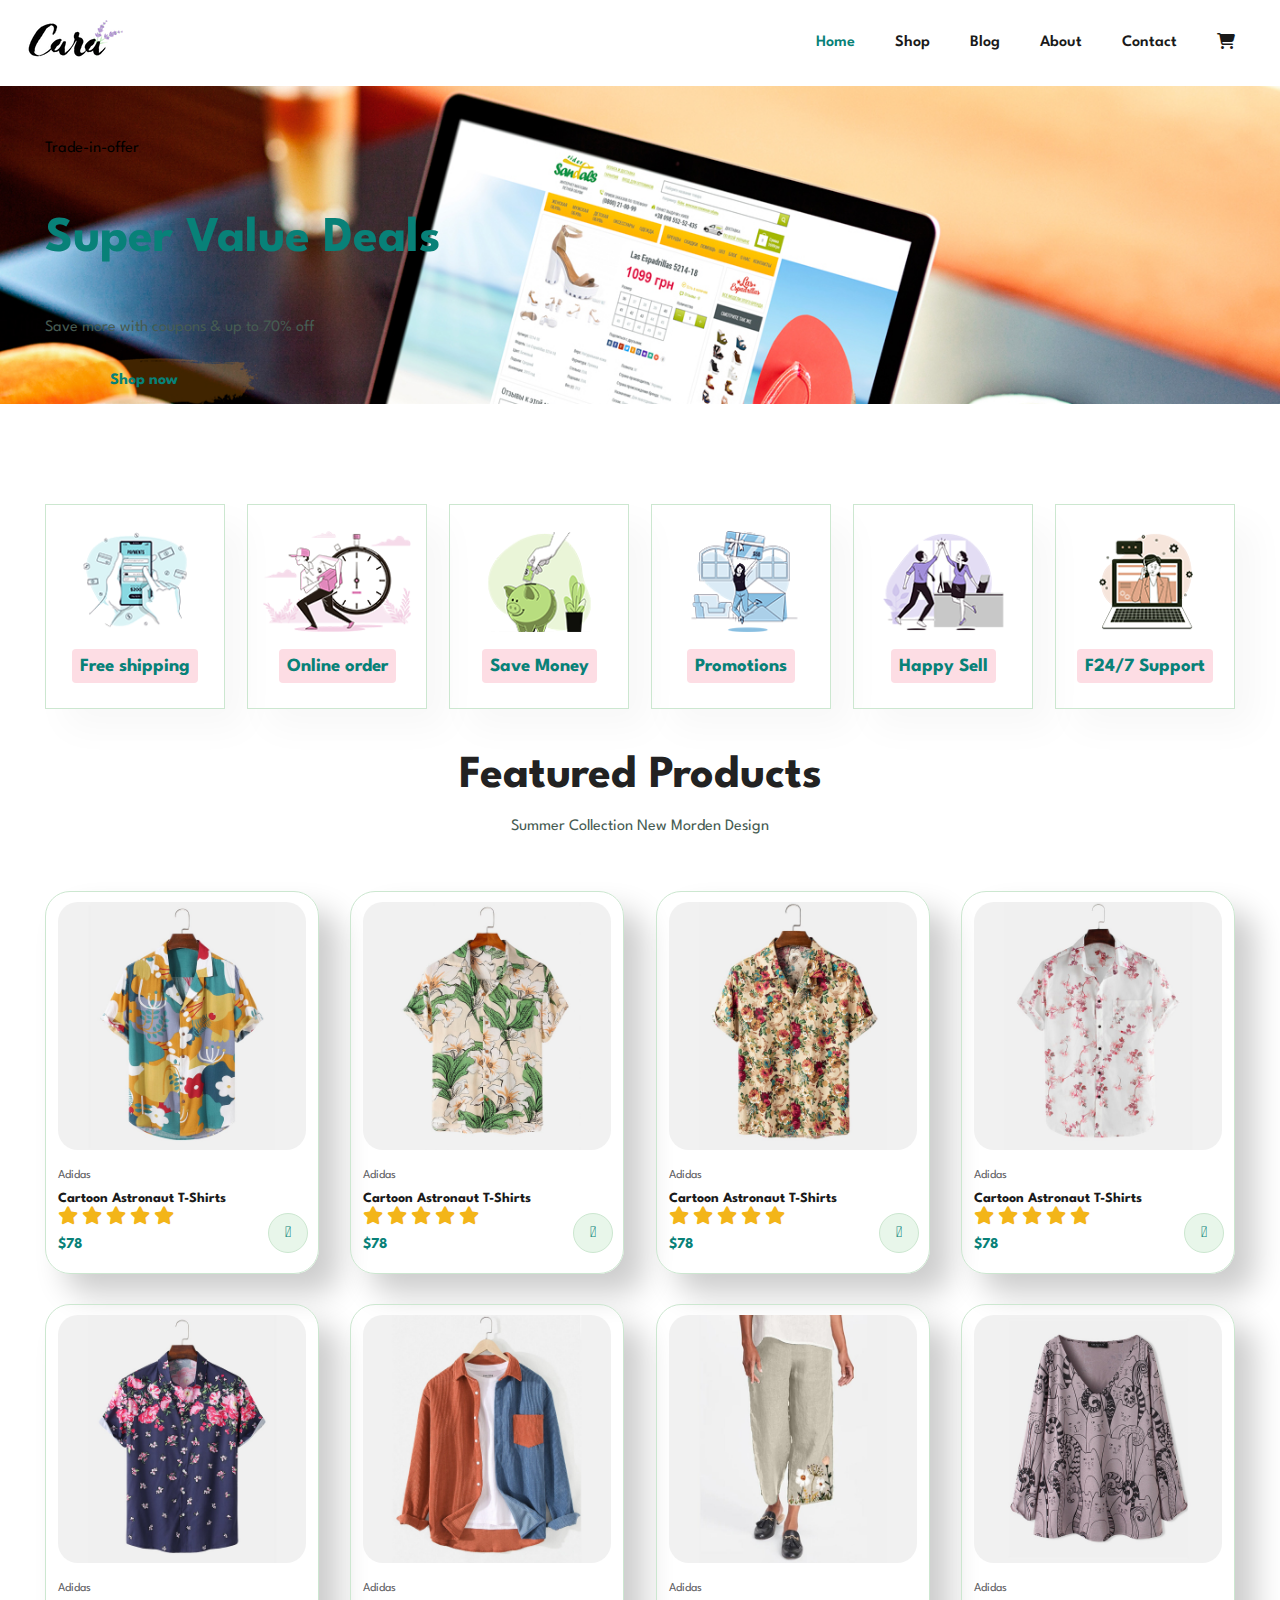
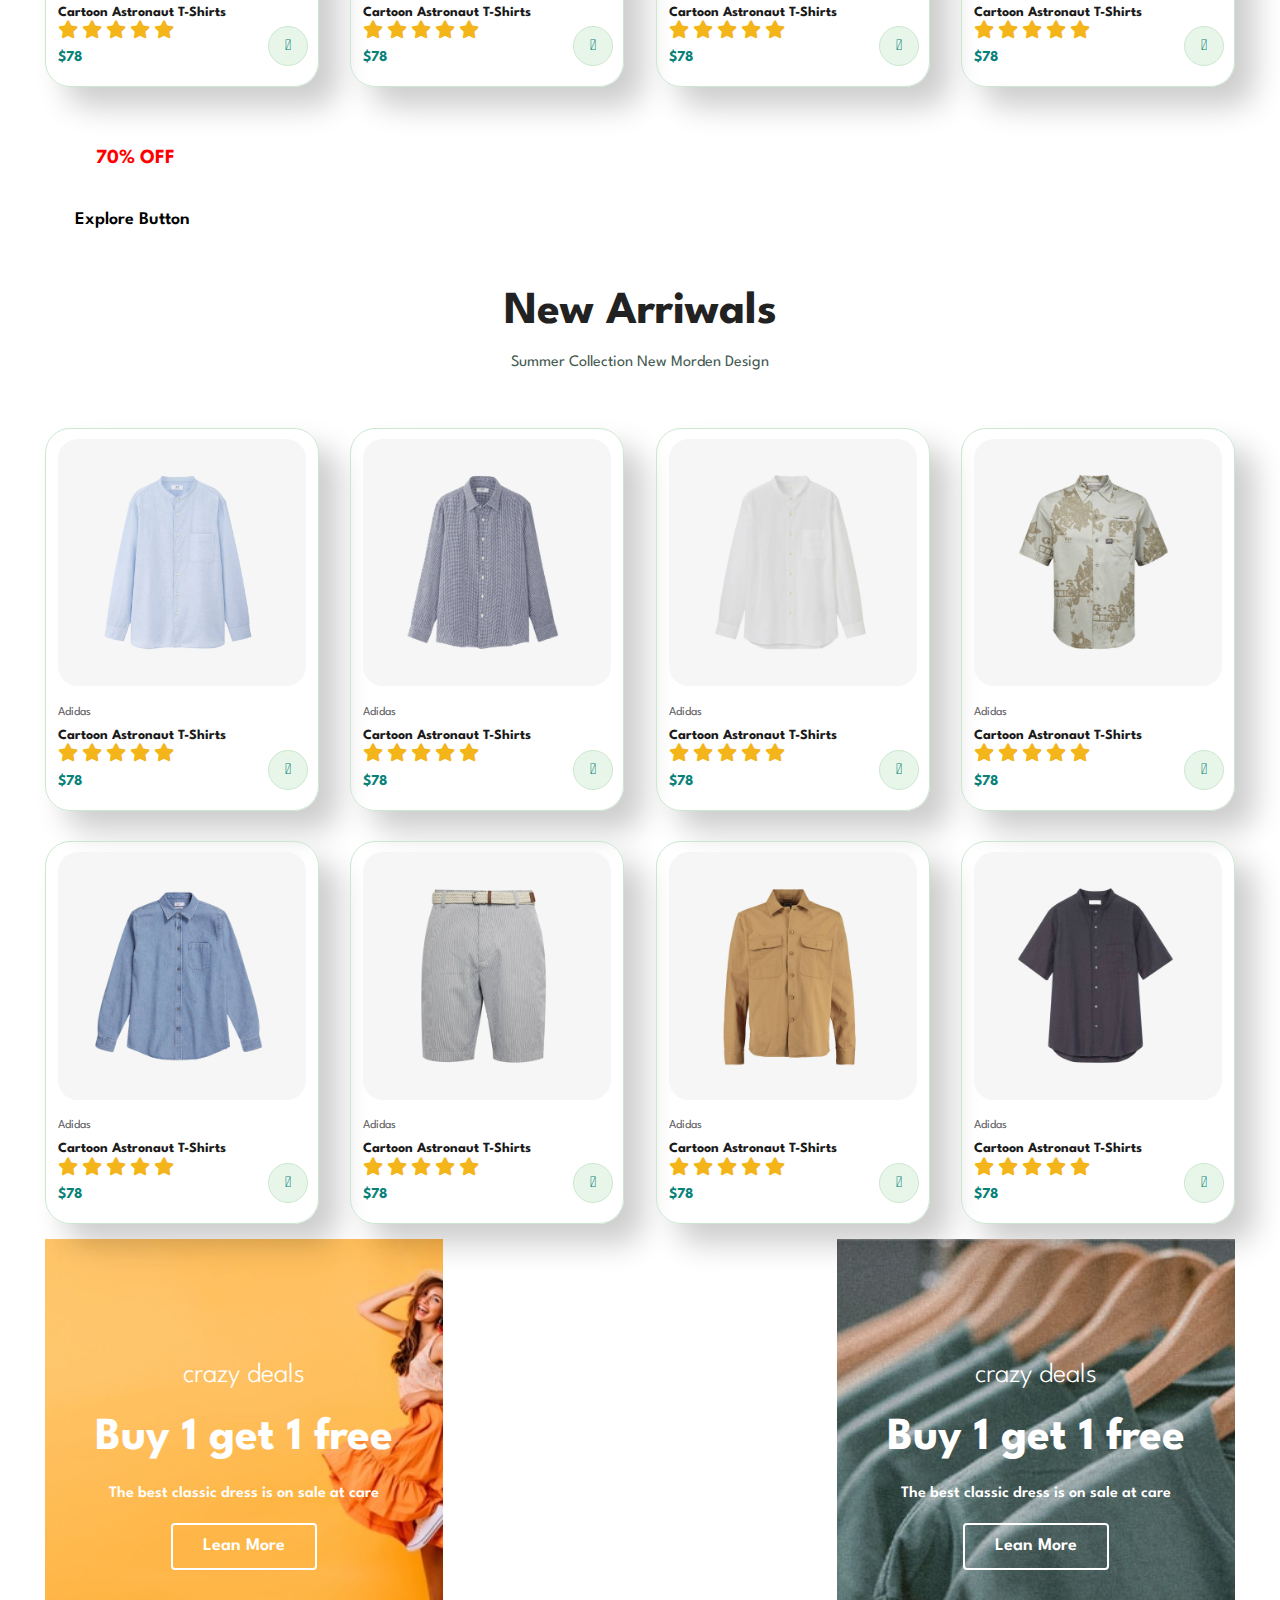
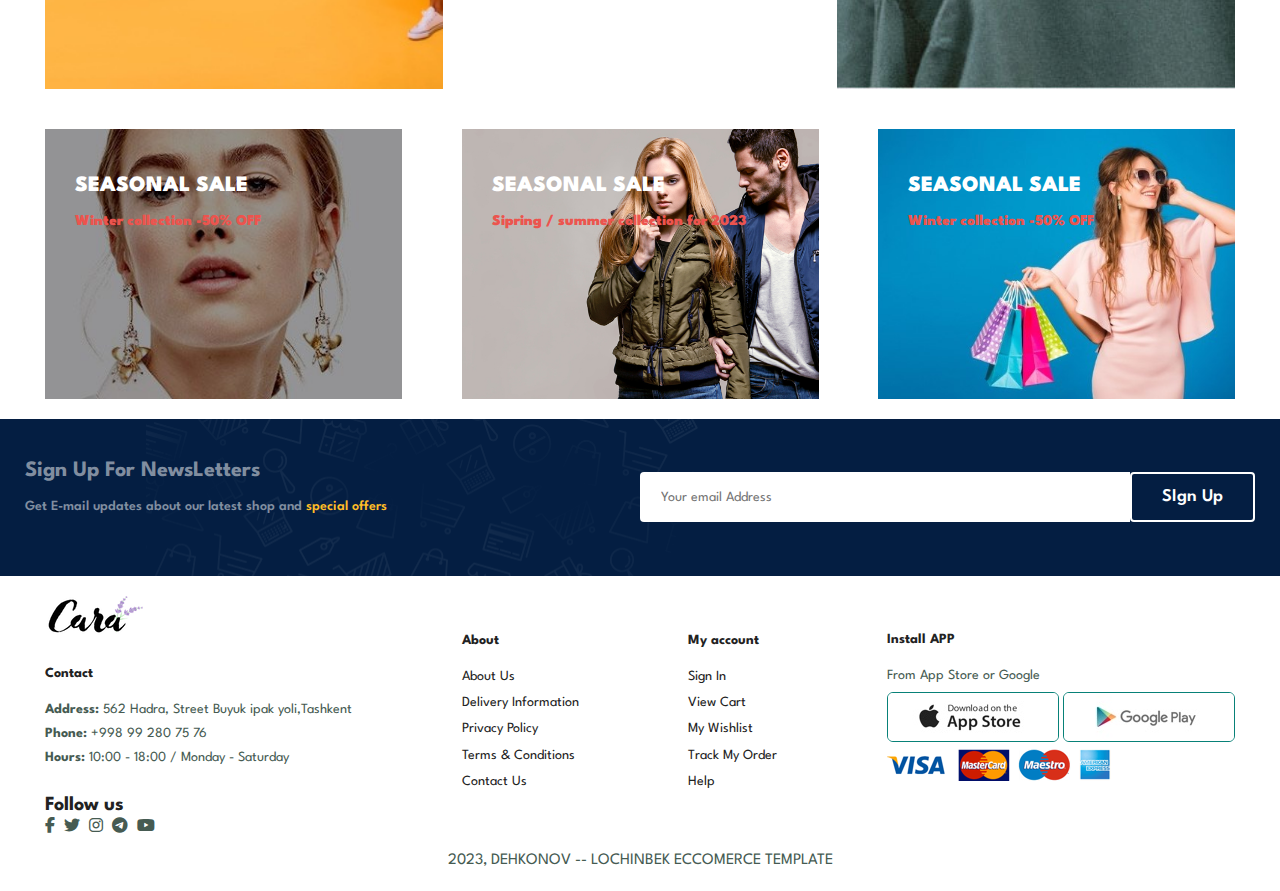
<file: index.html>
<!DOCTYPE html>
<html lang="en">

<head>
    <meta charset="UTF-8">
    <meta http-equiv="X-UA-Compatible" content="IE=edge">
    <meta name="viewport" content="width=device-width, initial-scale=1.0">
    <title>single page website || internet shop</title>
    <link rel="stylesheet" href="https://pro.fontawesome.com/releases/v5.10.0/css/all.css" />
    <link rel="stylesheet" href="https://cdnjs.cloudflare.com/ajax/libs/font-awesome/6.3.0/css/all.min.css" />
    <link rel="stylesheet" href="./css/main.min.css">
</head>

<body>

    <header id="header" class="header">
        <div class="header__container container">
            <a href="#">
                <img src="./img/logo.png" alt="logo" class="logo">
            </a>
            <ul class="header__navbar">
                <li class="header__item">
                    <a href="./index.html" class="header__link active">Home</a>
                </li>
                <li class="header__item">
                    <a href="./shop.html" class="header__link">Shop</a>
                </li>
                <li class="header__item">
                    <a href="./blog.html" class="header__link">Blog</a>
                </li>
                <li class="header__item">
                    <a href="./about.html" class="header__link">About</a>
                </li>
                <li class="header__item">
                    <a href="./contact.html" class="header__link">Contact</a>
                </li>
                <li class="header__item">
                    <a href="./cart.html" class="header__link">
                        <i class="fa-solid fa-cart-shopping"></i>
                    </a>
                </li>
            </ul>
        </div>
        </a>
    </header>

    <main>
        <section class="hero" id="hero">
            <div class="container hero__container">
                <span class="hero__desc">Trade-in-offer</span>
                <h1 class="hero__title">Super Value Deals</h1>
                <p>
                    Save more with coupons & up to 70% off
                </p>
                <button class="hero__btn">Shop now</button>
            </div>
        </section>

        <section id="feature" class="feature">
            <div class="container feature__container">
                <ul class="feature__list">
                    <li class="feature__item">
                        <img src="./img/features/f1.png" alt="">
                        <h3 class="feature__title">Free shipping</h3>
                    </li>
                    <li class="feature__item">
                        <img src="./img/features/f2.png" alt="">
                        <h3 class="feature__title">Online order</h3>
                    </li>
                    <li class="feature__item">
                        <img src="./img/features/f3.png" alt="">
                        <h3 class="feature__title">Save Money</h3>
                    </li>
                    <li class="feature__item">
                        <img src="./img/features/f4.png" alt="">
                        <h3 class="feature__title">Promotions</h3>
                    </li>
                    <li class="feature__item">
                        <img src="./img/features/f5.png" alt="">
                        <h3 class="feature__title">Happy Sell</h3>
                    </li>
                    <li class="feature__item">
                        <img src="./img/features/f6.png" alt="">
                        <h3 class="feature__title">F24/7 Support</h3>
                    </li>
                </ul>
            </div>
        </section>

        <section id="product1" class="product-1">
            <div class="product-1__container container">
                <h2 class="product-1__title">Featured Products</h2>
                <p class="product-1__text">
                    Summer Collection New Morden Design
                </p>
                <div class="product-1__pro--container">
                    <div class="product-1__pro">
                        <img src="./img/products/f1.jpg" alt="" class="product-1__img">
                        <div class="product-1__des">
                            <span>Adidas</span>
                            <h5>Cartoon Astronaut T-Shirts</h5>
                            <div class="star">
                                <i class="fas fa-star"></i>
                                <i class="fas fa-star"></i>
                                <i class="fas fa-star"></i>
                                <i class="fas fa-star"></i>
                                <i class="fas fa-star"></i>
                            </div>
                            <h4>$78</h4>
                        </div>
                        <a href="#">
                            <i class="fal fa-shopping-cart cart"></i>
                        </a>
                    </div>

                    <div class="product-1__pro">
                        <img src="./img/products/f2.jpg" alt="" class="product-1__img">
                        <div class="product-1__des">
                            <span>Adidas</span>
                            <h5>Cartoon Astronaut T-Shirts</h5>
                            <div class="star">
                                <i class="fas fa-star"></i>
                                <i class="fas fa-star"></i>
                                <i class="fas fa-star"></i>
                                <i class="fas fa-star"></i>
                                <i class="fas fa-star"></i>
                            </div>
                            <h4>$78</h4>

                        </div>
                        <a href="#">
                            <i class="fal fa-shopping-cart cart"></i>
                        </a>
                    </div>

                    <div class="product-1__pro">
                        <img src="./img/products/f3.jpg" alt="" class="product-1__img">
                        <div class="product-1__des">
                            <span>Adidas</span>
                            <h5>Cartoon Astronaut T-Shirts</h5>
                            <div class="star">
                                <i class="fas fa-star"></i>
                                <i class="fas fa-star"></i>
                                <i class="fas fa-star"></i>
                                <i class="fas fa-star"></i>
                                <i class="fas fa-star"></i>
                            </div>
                            <h4>$78</h4>
                        </div>
                        <a href="#">
                            <i class="fal fa-shopping-cart cart"></i>
                        </a>
                    </div>


                    <div class="product-1__pro">
                        <img src="./img/products/f4.jpg" alt="" class="product-1__img">
                        <div class="product-1__des">
                            <span>Adidas</span>
                            <h5>Cartoon Astronaut T-Shirts</h5>
                            <div class="star">
                                <i class="fas fa-star"></i>
                                <i class="fas fa-star"></i>
                                <i class="fas fa-star"></i>
                                <i class="fas fa-star"></i>
                                <i class="fas fa-star"></i>
                            </div>
                            <h4>$78</h4>
                        </div>
                        <a href="#">
                            <i class="fal fa-shopping-cart cart"></i>
                        </a>
                    </div>

                    <div class="product-1__pro">
                        <img src="./img/products/f5.jpg" alt="" class="product-1__img">
                        <div class="product-1__des">
                            <span>Adidas</span>
                            <h5>Cartoon Astronaut T-Shirts</h5>
                            <div class="star">
                                <i class="fas fa-star"></i>
                                <i class="fas fa-star"></i>
                                <i class="fas fa-star"></i>
                                <i class="fas fa-star"></i>
                                <i class="fas fa-star"></i>
                            </div>
                            <h4>$78</h4>
                        </div>
                        <a href="#">
                            <i class="fal fa-shopping-cart cart"></i>
                        </a>
                    </div>

                    <div class="product-1__pro">
                        <img src="./img/products/f6.jpg" alt="" class="product-1__img">
                        <div class="product-1__des">
                            <span>Adidas</span>
                            <h5>Cartoon Astronaut T-Shirts</h5>
                            <div class="star">
                                <i class="fas fa-star"></i>
                                <i class="fas fa-star"></i>
                                <i class="fas fa-star"></i>
                                <i class="fas fa-star"></i>
                                <i class="fas fa-star"></i>
                            </div>
                            <h4>$78</h4>
                        </div>
                        <a href="#">
                            <i class="fal fa-shopping-cart cart"></i>
                        </a>
                    </div>

                    <div class="product-1__pro">
                        <img src="./img/products/f7.jpg" alt="" class="product-1__img">
                        <div class="product-1__des">
                            <span>Adidas</span>
                            <h5>Cartoon Astronaut T-Shirts</h5>
                            <div class="star">
                                <i class="fas fa-star"></i>
                                <i class="fas fa-star"></i>
                                <i class="fas fa-star"></i>
                                <i class="fas fa-star"></i>
                                <i class="fas fa-star"></i>
                            </div>
                            <h4>$78</h4>
                        </div>
                        <a href="#">
                            <i class="fal fa-shopping-cart cart"></i>
                        </a>
                    </div>

                    <div class="product-1__pro">
                        <img src="./img/products/f8.jpg" alt="" class="product-1__img">
                        <div class="product-1__des">
                            <span>Adidas</span>
                            <h5>Cartoon Astronaut T-Shirts</h5>
                            <div class="star">
                                <i class="fas fa-star"></i>
                                <i class="fas fa-star"></i>
                                <i class="fas fa-star"></i>
                                <i class="fas fa-star"></i>
                                <i class="fas fa-star"></i>
                            </div>
                            <h4>$78</h4>
                        </div>
                        <a href="#">
                            <i class="fal fa-shopping-cart cart"></i>
                        </a>
                    </div>
                </div>
            </div>
        </section>

        <section id="banner" class="banner">
            <div class="banner__container container">
                <h4 class="banner__text">Repair Services</h4>
                <h2 class="banner__title">Up to <span>70% OFF </span>
                    - ALL t-shirts & Accorcies
                </h2>
                <button class="banner__btn normal">Explore Button</button>
            </div>
        </section>

        <section id="product1" class="product-1">
            <div class="product-1__container container">
                <h2 class="product-1__title">New Arriwals</h2>
                <p class="product-1__text">
                    Summer Collection New Morden Design
                </p>
                <div class="product-1__pro--container">
                    <div class="product-1__pro">
                        <img src="./img/products/n1.jpg" alt="" class="product-1__img">
                        <div class="product-1__des">
                            <span>Adidas</span>
                            <h5>Cartoon Astronaut T-Shirts</h5>
                            <div class="star">
                                <i class="fas fa-star"></i>
                                <i class="fas fa-star"></i>
                                <i class="fas fa-star"></i>
                                <i class="fas fa-star"></i>
                                <i class="fas fa-star"></i>
                            </div>
                            <h4>$78</h4>
                        </div>
                        <a href="#">
                            <i class="fal fa-shopping-cart cart"></i>
                        </a>
                    </div>

                    <div class="product-1__pro">
                        <img src="./img/products/n2.jpg" alt="" class="product-1__img">
                        <div class="product-1__des">
                            <span>Adidas</span>
                            <h5>Cartoon Astronaut T-Shirts</h5>
                            <div class="star">
                                <i class="fas fa-star"></i>
                                <i class="fas fa-star"></i>
                                <i class="fas fa-star"></i>
                                <i class="fas fa-star"></i>
                                <i class="fas fa-star"></i>
                            </div>
                            <h4>$78</h4>

                        </div>
                        <a href="#">
                            <i class="fal fa-shopping-cart cart"></i>
                        </a>
                    </div>

                    <div class="product-1__pro">
                        <img src="./img/products/n3.jpg" alt="" class="product-1__img">
                        <div class="product-1__des">
                            <span>Adidas</span>
                            <h5>Cartoon Astronaut T-Shirts</h5>
                            <div class="star">
                                <i class="fas fa-star"></i>
                                <i class="fas fa-star"></i>
                                <i class="fas fa-star"></i>
                                <i class="fas fa-star"></i>
                                <i class="fas fa-star"></i>
                            </div>
                            <h4>$78</h4>
                        </div>
                        <a href="#">
                            <i class="fal fa-shopping-cart cart"></i>
                        </a>
                    </div>


                    <div class="product-1__pro">
                        <img src="./img/products/n4.jpg" alt="" class="product-1__img">
                        <div class="product-1__des">
                            <span>Adidas</span>
                            <h5>Cartoon Astronaut T-Shirts</h5>
                            <div class="star">
                                <i class="fas fa-star"></i>
                                <i class="fas fa-star"></i>
                                <i class="fas fa-star"></i>
                                <i class="fas fa-star"></i>
                                <i class="fas fa-star"></i>
                            </div>
                            <h4>$78</h4>
                        </div>
                        <a href="#">
                            <i class="fal fa-shopping-cart cart"></i>
                        </a>
                    </div>

                    <div class="product-1__pro">
                        <img src="./img/products/n5.jpg" alt="" class="product-1__img">
                        <div class="product-1__des">
                            <span>Adidas</span>
                            <h5>Cartoon Astronaut T-Shirts</h5>
                            <div class="star">
                                <i class="fas fa-star"></i>
                                <i class="fas fa-star"></i>
                                <i class="fas fa-star"></i>
                                <i class="fas fa-star"></i>
                                <i class="fas fa-star"></i>
                            </div>
                            <h4>$78</h4>
                        </div>
                        <a href="#">
                            <i class="fal fa-shopping-cart cart"></i>
                        </a>
                    </div>

                    <div class="product-1__pro">
                        <img src="./img/products/n6.jpg" alt="" class="product-1__img">
                        <div class="product-1__des">
                            <span>Adidas</span>
                            <h5>Cartoon Astronaut T-Shirts</h5>
                            <div class="star">
                                <i class="fas fa-star"></i>
                                <i class="fas fa-star"></i>
                                <i class="fas fa-star"></i>
                                <i class="fas fa-star"></i>
                                <i class="fas fa-star"></i>
                            </div>
                            <h4>$78</h4>
                        </div>
                        <a href="#">
                            <i class="fal fa-shopping-cart cart"></i>
                        </a>
                    </div>

                    <div class="product-1__pro">
                        <img src="./img/products/n7.jpg" alt="" class="product-1__img">
                        <div class="product-1__des">
                            <span>Adidas</span>
                            <h5>Cartoon Astronaut T-Shirts</h5>
                            <div class="star">
                                <i class="fas fa-star"></i>
                                <i class="fas fa-star"></i>
                                <i class="fas fa-star"></i>
                                <i class="fas fa-star"></i>
                                <i class="fas fa-star"></i>
                            </div>
                            <h4>$78</h4>
                        </div>
                        <a href="#">
                            <i class="fal fa-shopping-cart cart"></i>
                        </a>
                    </div>

                    <div class="product-1__pro">
                        <img src="./img/products/n8.jpg" alt="" class="product-1__img">
                        <div class="product-1__des">
                            <span>Adidas</span>
                            <h5>Cartoon Astronaut T-Shirts</h5>
                            <div class="star">
                                <i class="fas fa-star"></i>
                                <i class="fas fa-star"></i>
                                <i class="fas fa-star"></i>
                                <i class="fas fa-star"></i>
                                <i class="fas fa-star"></i>
                            </div>
                            <h4>$78</h4>
                        </div>
                        <a href="#">
                            <i class="fal fa-shopping-cart cart"></i>
                        </a>
                    </div>
                </div>
            </div>
        </section>

        <section id="sm-banner" class="sm-banner">
            <div class="sm-banner__container container">

                <div class="sm-banner__box">
                    <h4 class="sm-banner__text">crazy deals</h4>
                    <h2 class="sm-banner__title">Buy 1 get 1 free</h2>
                    <span class="sm-banner__desc">The best classic dress is on sale at care</span>
                    <button class="white sm-banner__btn">
                        Lean More
                    </button>
                </div>

                <div class="sm-banner__box">
                    <h4 class="sm-banner__text">crazy deals</h4>
                    <h2 class="sm-banner__title">Buy 1 get 1 free</h2>
                    <span class="sm-banner__desc">The best classic dress is on sale at care</span>
                    <button class="white sm-banner__btn">
                        Lean More
                    </button>
                </div>

            </div>
        </section>

        <section id="banner--section" class="banner--section">
            <div class="banner--section__container container">
                <div class="banner--section__box">
                    <h2 class="banner--section__title">SEASONAL SALE</h2>
                    <h3 class="banner--section__text">
                        Winter collection -50% OFF</h3>
                </div>

                <div class="banner--section__box">
                    <h2 class="banner--section__title">SEASONAL SALE</h2>
                    <h3 class="banner--section__text">
                        Sipring / summer collection for 2023</h3>
                </div>

                <div class="banner--section__box">
                    <h2 class="banner--section__title">SEASONAL SALE</h2>
                    <h3 class="banner--section__text">
                        Winter collection -50% OFF</h3>
                </div>
            </div>
        </section>

        <section id="news" class="news">
            <div class="container news__container">
                <div class="news__text--box">
                    <h4 class="news__title">Sign Up For NewsLetters</h4>
                    <p class="news__text">
                        Get E-mail updates about our latest shop and
                        <span>special offers</span>
                    </p>

                </div>

                <form action="#" class="news__form">
                    <input type="text" placeholder="Your email Address" class="news__input">
                    <button class="news__btn white">SIgn Up</button>
                </form>
            </div>
        </section>
    </main>

    <footer id="footer" class="footer">
        <div class="container footer__container">
            <div class="footer__col">
                <img src="./img/logo.png" alt="" class="footer__logo">
                <h4 class="footer__title">Contact</h4>

                <p class="footer__text">
                    <strong>Address:</strong>
                    562 Hadra, Street Buyuk ipak yoli,Tashkent
                </p>

                <p class="footer__text">
                    <strong>Phone:</strong>
                    +998 99 280 75 76
                </p>

                <p class="footer__text">
                    <strong>Hours:</strong>
                    10:00 - 18:00 / Monday - Saturday
                </p>

                <div class="footer__follow">
                    <h4>Follow us </h4>
                    <div class="footer__icon">
                        <i class="fab fa-facebook-f"></i>
                        <i class="fab fab fa-twitter"></i>
                        <i class="fab fab fa-instagram"></i>
                        <i class="fab fab fa-telegram"></i>
                        <i class="fab fab fa-youtube"></i>
                    </div>
                </div>
            </div>

            <div class="footer__col">
                <h4 class="footer__title">About</h4>
                <a href="#" class="footer__link">About Us</a>
                <a href="#" class="footer__link">Delivery Information</a>
                <a href="#" class="footer__link">Privacy Policy</a>
                <a href="#" class="footer__link">Terms & Conditions</a>
                <a href="#" class="footer__link">Contact Us</a>
            </div>

            <div class="footer__col">
                <h4 class="footer__title">My account</h4>
                <a href="#" class="footer__link">Sign In</a>
                <a href="#" class="footer__link">View Cart</a>
                <a href="#" class="footer__link">My Wishlist</a>
                <a href="#" class="footer__link">Track My Order</a>
                <a href="#" class="footer__link">Help</a>
            </div>

            <div class="footer__col footer__install">
                <h4 class="footer__title">Install APP</h4>
                <p class="footer__text">From App Store or Google</p>
                <div class="footer__row">
                    <a href="https://www.apple.com/app-store/">
                        <img src="./img/pay/app.jpg" alt="">
                    </a>
                    <a href="
                    https://play.google.com/store/apps?hl=ru&gl=US">
                        <img src="./img/pay/play.jpg" alt="">
                    </a>
                </div>
                <img src="./img/pay/pay.png" alt="">
            </div>
            <div class="footer__copyright">
                <p>2023, DEHKONOV -- LOCHINBEK ECCOMERCE TEMPLATE</p>
            </div>
        </div>
    </footer>
    <script src="./js/main.js"></script>
</body>

</html>
</file>
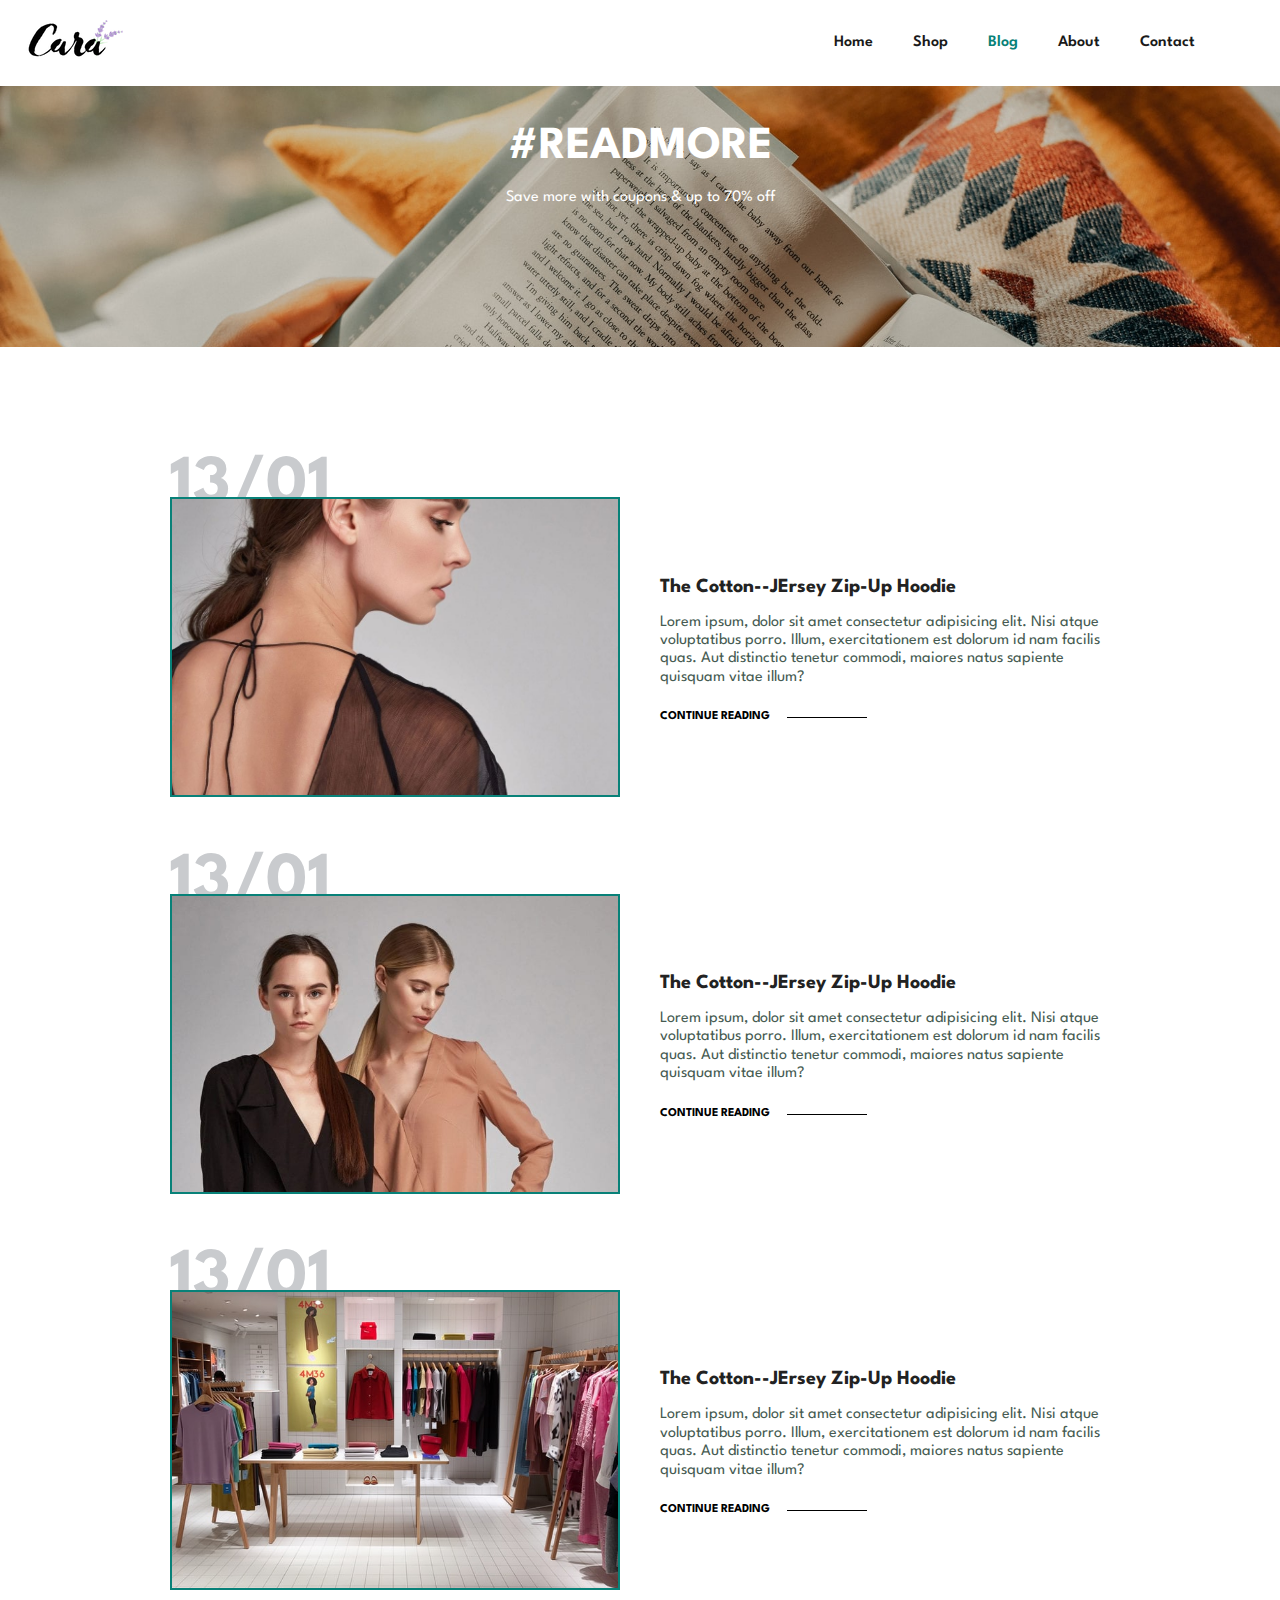
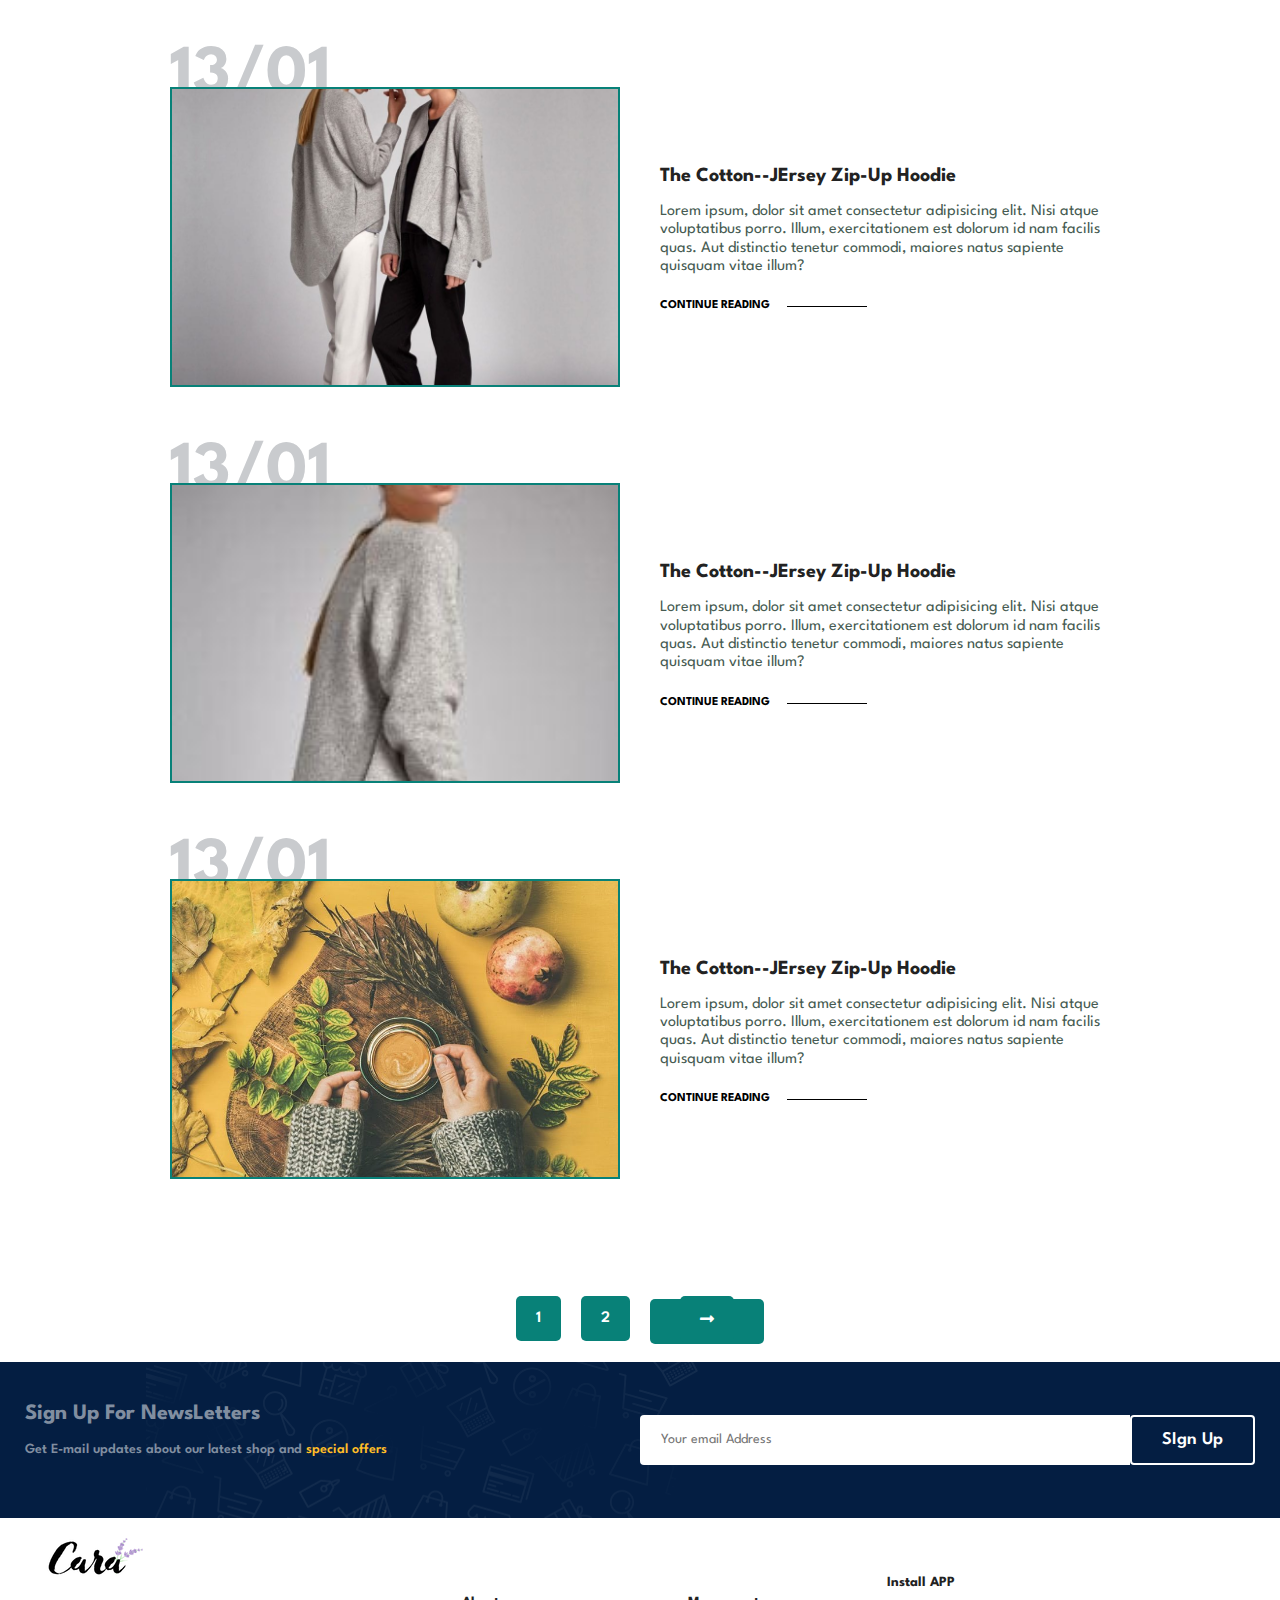
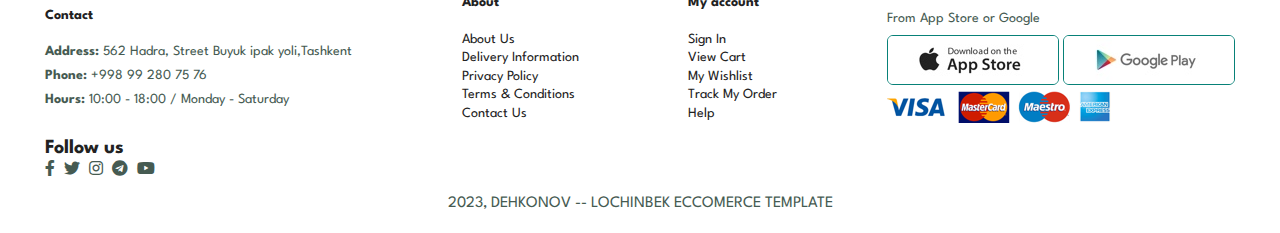
<file: blog.html>
<!DOCTYPE html>
<html lang="en">

<head>
    <meta charset="UTF-8">
    <meta http-equiv="X-UA-Compatible" content="IE=edge">
    <meta name="viewport" content="width=device-width, initial-scale=1.0">
    <title>LOCHINBEK -- Ecommerce Tutorial</title>
    <link rel="stylesheet" href="https://pro.fontawesome.com/releases/v5.10.0/css/all.css" />

    <link rel="stylesheet" href="./css/main.min.css">
</head>

<body>

    <header id="header" class="header">
        <div class="header__container container">
            <a href="./blog.html">
                <img src="./img/logo.png" alt="logo" class="logo">
            </a>
            <ul class="header__navbar">
                <li class="header__item">
                    <a href="./index.html" class="header__link">Home</a>
                </li>
                <li class="header__item">
                    <a href="./shop.html" class="header__link">Shop</a>
                </li>
                <li class="header__item">
                    <a href="./blog.html" class="active header__link">Blog</a>
                </li>
                <li class="header__item">
                    <a href="./about.html" class="header__link">About</a>
                </li>
                <li class="header__item">
                    <a href="./contact.html" class="header__link">Contact</a>
                </li>
                <li class="header__item">
                    <a href="./cart.html" class="header__link">
                        <i class="fa-solid fa-cart-shopping"></i>
                    </a>
                </li>
            </ul>
        </div>
        </a>
    </header>

    <main>
        <section class="blog__hero" id="shop">
            <div class="container blog__hero--container">
                <h2 class="blog__hero--title">#READMORE</h2>
                <p class="blog__hero--text">
                    Save more with coupons & up to 70% off
                </p>
            </div>
        </section>

        <section id="blog" class="blog">
            <div class="blog__container container">
                <div class="blog__box">
                    <div class="blog__img">
                        <img src="./img/blog/b1.jpg" alt="">
                    </div>
                    <div class="blog__details">
                        <h4 class="blog__title">The Cotton--JErsey Zip-Up Hoodie</h4>
                        <p class="blog__text">
                            Lorem ipsum, dolor sit amet consectetur adipisicing elit. Nisi atque voluptatibus porro.
                            Illum, exercitationem est dolorum id nam facilis quas. Aut distinctio tenetur commodi,
                            maiores natus sapiente quisquam vitae illum?
                        </p>
                        <a href="#" class="blog__link">CONTINUE READING</a>
                        <span class="blog__line"></span>
                    </div>
                    <h2 class="blog__desc">13/01</h2>
                </div>

                <div class="blog__box">
                    <div class="blog__img">
                        <img src="./img/blog/b2.jpg" alt="">
                    </div>
                    <div class="blog__details">
                        <h4 class="blog__title">The Cotton--JErsey Zip-Up Hoodie</h4>
                        <p class="blog__text">
                            Lorem ipsum, dolor sit amet consectetur adipisicing elit. Nisi atque voluptatibus porro.
                            Illum, exercitationem est dolorum id nam facilis quas. Aut distinctio tenetur commodi,
                            maiores natus sapiente quisquam vitae illum?
                        </p>
                        <a href="#" class="blog__link">CONTINUE READING</a>
                        <span class="blog__line"></span>
                    </div>
                    <h2 class="blog__desc">13/01</h2>
                </div>

                <div class="blog__box">
                    <div class="blog__img">
                        <img src="./img/blog/b3.jpg" alt="">
                    </div>
                    <div class="blog__details">
                        <h4 class="blog__title">The Cotton--JErsey Zip-Up Hoodie</h4>
                        <p class="blog__text">
                            Lorem ipsum, dolor sit amet consectetur adipisicing elit. Nisi atque voluptatibus porro.
                            Illum, exercitationem est dolorum id nam facilis quas. Aut distinctio tenetur commodi,
                            maiores natus sapiente quisquam vitae illum?
                        </p>
                        <a href="#" class="blog__link">CONTINUE READING</a>
                        <span class="blog__line"></span>
                    </div>
                    <h2 class="blog__desc">13/01</h2>
                </div>

                <div class="blog__box">
                    <div class="blog__img">
                        <img src="./img/blog/b4.jpg" alt="">
                    </div>
                    <div class="blog__details">
                        <h4 class="blog__title">The Cotton--JErsey Zip-Up Hoodie</h4>
                        <p class="blog__text">
                            Lorem ipsum, dolor sit amet consectetur adipisicing elit. Nisi atque voluptatibus porro.
                            Illum, exercitationem est dolorum id nam facilis quas. Aut distinctio tenetur commodi,
                            maiores natus sapiente quisquam vitae illum?
                        </p>
                        <a href="#" class="blog__link">CONTINUE READING</a>
                        <span class="blog__line"></span>
                    </div>
                    <h2 class="blog__desc">13/01</h2>
                </div>

                <div class="blog__box">
                    <div class="blog__img">
                        <img src="./img/blog/b5.jpg" alt="">
                    </div>
                    <div class="blog__details">
                        <h4 class="blog__title">The Cotton--JErsey Zip-Up Hoodie</h4>
                        <p class="blog__text">
                            Lorem ipsum, dolor sit amet consectetur adipisicing elit. Nisi atque voluptatibus porro.
                            Illum, exercitationem est dolorum id nam facilis quas. Aut distinctio tenetur commodi,
                            maiores natus sapiente quisquam vitae illum?
                        </p>
                        <a href="#" class="blog__link">CONTINUE READING</a>
                        <span class="blog__line"></span>
                    </div>
                    <h2 class="blog__desc">13/01</h2>
                </div>

                <div class="blog__box">
                    <div class="blog__img">
                        <img src="./img/blog/b6.jpg" alt="">
                    </div>
                    <div class="blog__details">
                        <h4 class="blog__title">The Cotton--JErsey Zip-Up Hoodie</h4>
                        <p class="blog__text">
                            Lorem ipsum, dolor sit amet consectetur adipisicing elit. Nisi atque voluptatibus porro.
                            Illum, exercitationem est dolorum id nam facilis quas. Aut distinctio tenetur commodi,
                            maiores natus sapiente quisquam vitae illum?
                        </p>
                        <a href="#" class="blog__link">CONTINUE READING</a>
                        <span class="blog__line"></span>
                    </div>
                    <h2 class="blog__desc">13/01</h2>
                </div>
            </div>
        </section>

        <section id="pagination" class="pagination">
            <div class="pagination__container container">
                <ul class="pagination__list">
                    <li class="pagination__item">
                        <a href="#" class="pagination__link">1</a>
                    </li>
                    <li class="pagination__item">
                        <a href="#" class="pagination__link">2</a>
                    </li>
                    <li class="pagination__item">
                        <a href="#" class="pagination__link">
                            <i class="pagination__link fal fas fa-long-arrow-alt-right"></i>
                        </a>
                    </li>
                </ul>
            </div>
        </section>

        <section id="news" class="news">
            <div class="container news__container">
                <div class="news__text--box">
                    <h4 class="news__title">Sign Up For NewsLetters</h4>
                    <p class="news__text">
                        Get E-mail updates about our latest shop and
                        <span>special offers</span>
                    </p>

                </div>

                <form action="#" class="news__form">
                    <input type="text" placeholder="Your email Address" class="news__input">
                    <button class="news__btn white">SIgn Up</button>
                </form>
            </div>
        </section>

    </main>

    <footer id="footer" class="footer">
        <div class="container footer__container">
            <div class="footer__col">
                <img src="./img/logo.png" alt="" class="footer__logo">
                <h4 class="footer__title">Contact</h4>

                <p class="footer__text">
                    <strong>Address:</strong>
                    562 Hadra, Street Buyuk ipak yoli,Tashkent
                </p>

                <p class="footer__text">
                    <strong>Phone:</strong>
                    +998 99 280 75 76
                </p>

                <p class="footer__text">
                    <strong>Hours:</strong>
                    10:00 - 18:00 / Monday - Saturday
                </p>

                <div class="footer__follow">
                    <h4>Follow us </h4>
                    <div class="footer__icon">
                        <i class="fab fa-facebook-f"></i>
                        <i class="fab fab fa-twitter"></i>
                        <i class="fab fab fa-instagram"></i>
                        <i class="fab fab fa-telegram"></i>
                        <i class="fab fab fa-youtube"></i>
                    </div>
                </div>
            </div>

            <div class="footer__col">
                <h4 class="footer__title">About</h4>
                <ul>
                    <li>
                        <a href="#" class="footer__link">About Us</a>
                    </li>
                    <li>
                        <a href="#" class="footer__link">Delivery Information</a>

                    </li>
                    <li>
                        <a href="#" class="footer__link">Privacy Policy</a>

                    </li>
                    <li>
                        <a href="#" class="footer__link">Terms & Conditions</a>

                    </li>
                    <li>
                        <a href="#" class="footer__link">Contact Us</a>
                    </li>
                </ul>
            </div>

            <div class="footer__col">
                <h4 class="footer__title">My account</h4>
                <ul>
                    <li>
                        <a href="#" class="footer__link">Sign In</a>

                    </li>
                    <li>
                        <a href="#" class="footer__link">View Cart</a>

                    </li>
                    <li>
                        <a href="#" class="footer__link">My Wishlist</a>

                    </li>
                    <li>
                        <a href="#" class="footer__link">Track My Order</a>

                    </li>
                    <li>
                        <a href="#" class="footer__link">Help</a>
                    </li>

                </ul>
            </div>

            <div class="footer__col footer__install">
                <h4 class="footer__title">Install APP</h4>
                <p class="footer__text">From App Store or Google</p>
                <div class="footer__row">
                    <a href="https://www.apple.com/app-store/">
                        <img src="./img/pay/app.jpg" alt="">
                    </a>
                    <a href="
                    https://play.google.com/store/apps?hl=ru&gl=US">
                        <img src="./img/pay/play.jpg" alt="">
                    </a>
                </div>
                <img src="./img/pay/pay.png" alt="">
            </div>
            <div class="footer__copyright">
                <p>2023, DEHKONOV -- LOCHINBEK ECCOMERCE TEMPLATE</p>
            </div>
        </div>
    </footer>
    <script src="./js/main.js"></script>
    <script src="./js/sproduct.js"></script>
</body>

</html>
</file>
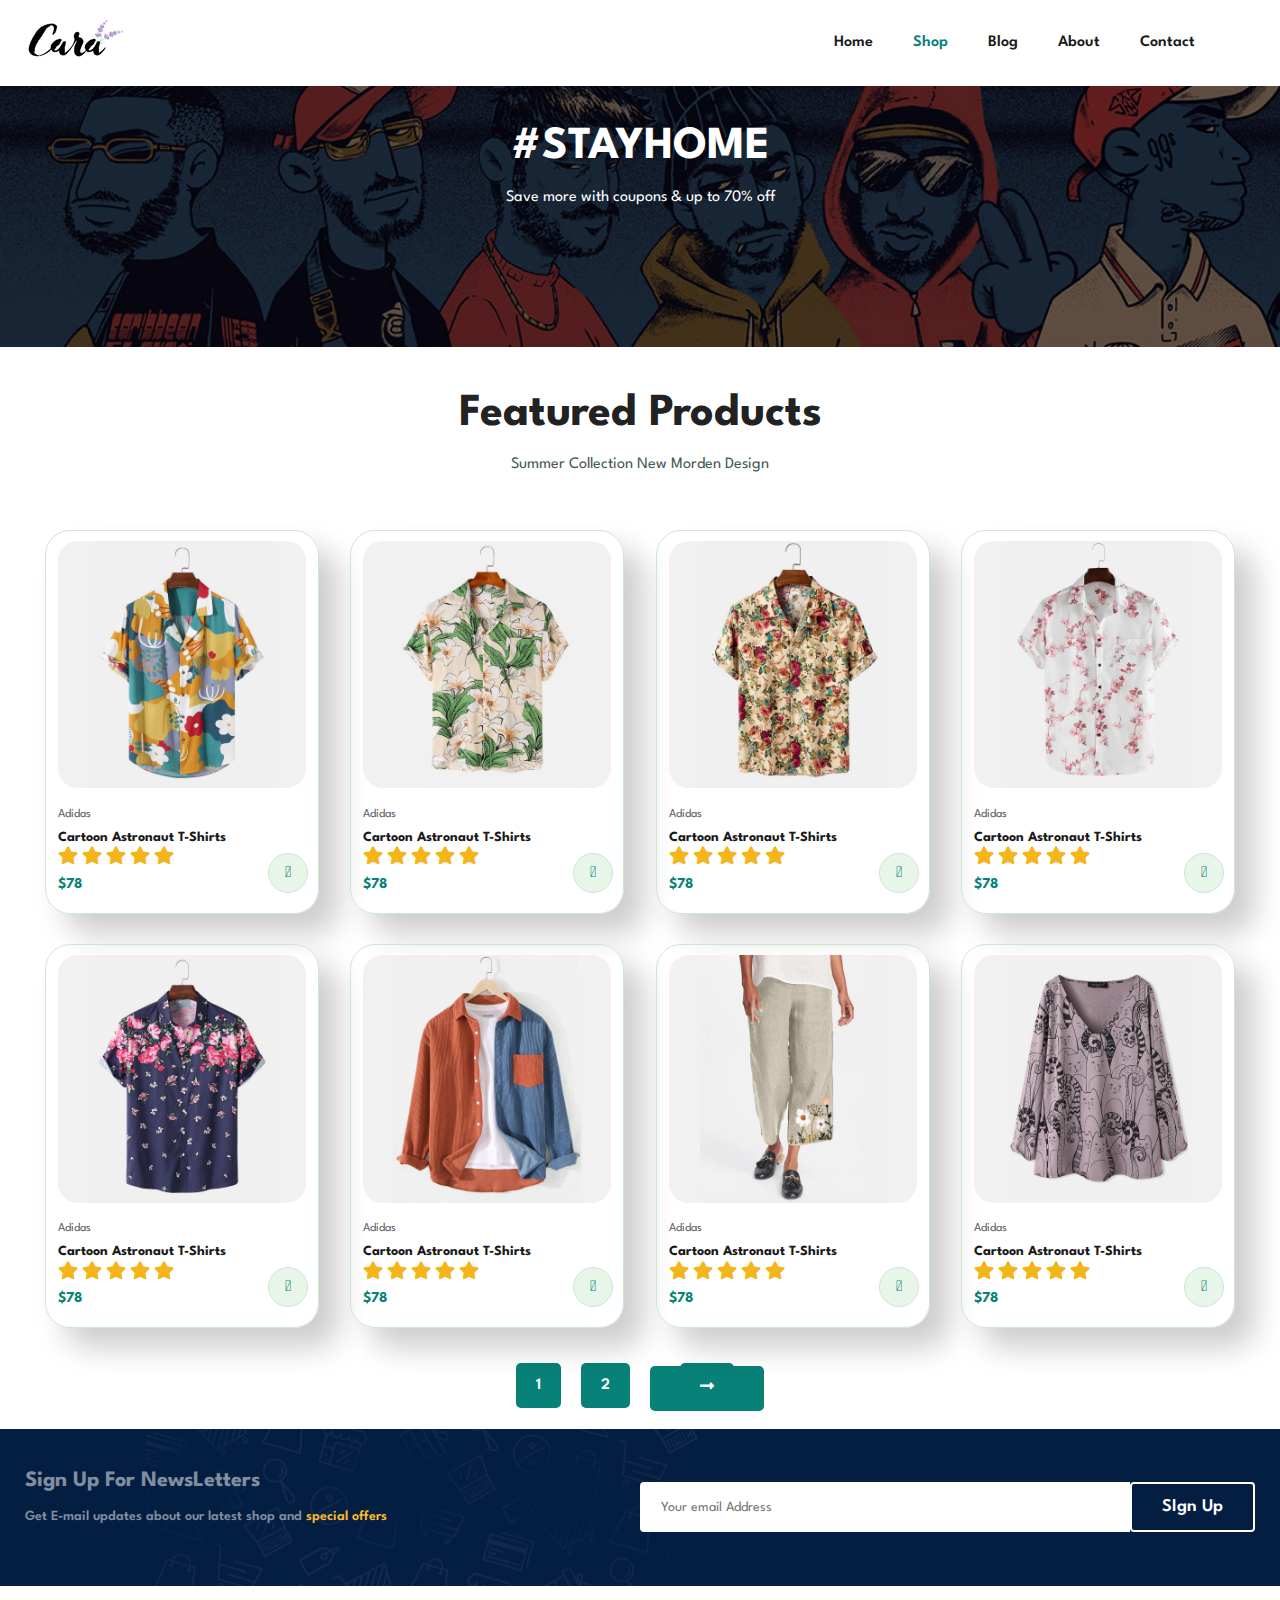
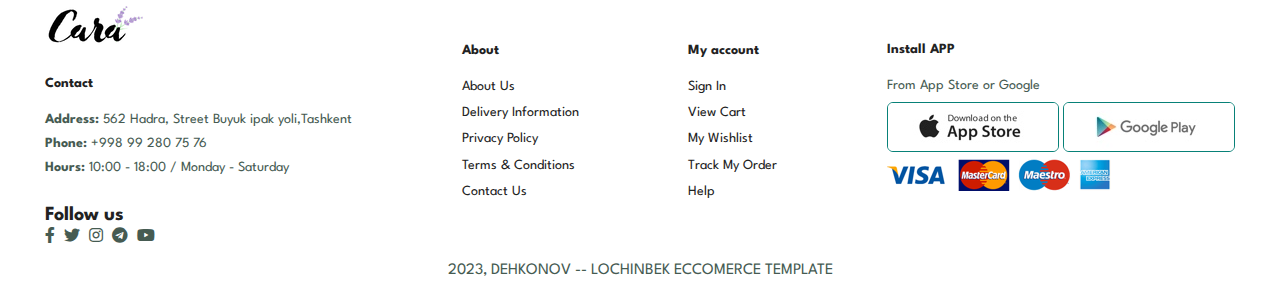
<file: shop.html>
<!DOCTYPE html>
<html lang="en">

<head>
    <meta charset="UTF-8">
    <meta http-equiv="X-UA-Compatible" content="IE=edge">
    <meta name="viewport" content="width=device-width, initial-scale=1.0">
    <title>Tech2etc Ecommerce Tutorial</title>
    <link rel="stylesheet" href="https://pro.fontawesome.com/releases/v5.10.0/css/all.css" />

    <link rel="stylesheet" href="./css/main.min.css">
</head>

<body>
    <header id="header" class="header">
        <div class="header__container container">
            <a href="#">
                <img src="./img/logo.png" alt="logo" class="logo">
            </a>
            <ul class="header__navbar">
                <li class="header__item">
                    <a href="./index.html" class="header__link ">Home</a>
                </li>
                <li class="header__item">
                    <a href="./shop.html" class="header__link active">Shop</a>
                </li>
                <li class="header__item">
                    <a href="./blog.html" class="header__link">Blog</a>
                </li>
                <li class="header__item">
                    <a href="./about.html" class="header__link">About</a>
                </li>
                <li class="header__item">
                    <a href="./contact.html" class="header__link">Contact</a>
                </li>
                <li class="header__item">
                    <a href="./cart.html" class="header__link">
                        <i class="fa-solid fa-cart-shopping"></i>
                    </a>
                </li>
            </ul>
        </div>
        </a>
    </header>

    <main>
        <section class="shop__hero" id="shop">
            <div class="container shop__hero--container">
                <h2 class="shop__hero--title">#STAYHOME</h2>
                <p class="shop__hero--text">
                    Save more with coupons & up to 70% off
                </p>

            </div>
        </section>

        <section id="product1" class="product-1">
            <div class="product-1__container container">
                <h2 class="product-1__title">Featured Products</h2>
                <p class="product-1__text">
                    Summer Collection New Morden Design
                </p>
                <div class="product-1__pro--container">
                    <div class="product-1__pro" onclick="window.location.href='sproduct.html';">
                        <img src="./img/products/f1.jpg" alt="" class="product-1__img">
                        <div class="product-1__des">
                            <span>Adidas</span>
                            <h5>Cartoon Astronaut T-Shirts</h5>
                            <div class="star">
                                <i class="fas fa-star"></i>
                                <i class="fas fa-star"></i>
                                <i class="fas fa-star"></i>
                                <i class="fas fa-star"></i>
                                <i class="fas fa-star"></i>
                            </div>
                            <h4>$78</h4>
                        </div>
                        <a href="#">
                            <i class="fal fa-shopping-cart cart"></i>
                        </a>
                    </div>

                    <div class="product-1__pro">
                        <img src="./img/products/f2.jpg" alt="" class="product-1__img">
                        <div class="product-1__des">
                            <span>Adidas</span>
                            <h5>Cartoon Astronaut T-Shirts</h5>
                            <div class="star">
                                <i class="fas fa-star"></i>
                                <i class="fas fa-star"></i>
                                <i class="fas fa-star"></i>
                                <i class="fas fa-star"></i>
                                <i class="fas fa-star"></i>
                            </div>
                            <h4>$78</h4>

                        </div>
                        <a href="#">
                            <i class="fal fa-shopping-cart cart"></i>
                        </a>
                    </div>

                    <div class="product-1__pro">
                        <img src="./img/products/f3.jpg" alt="" class="product-1__img">
                        <div class="product-1__des">
                            <span>Adidas</span>
                            <h5>Cartoon Astronaut T-Shirts</h5>
                            <div class="star">
                                <i class="fas fa-star"></i>
                                <i class="fas fa-star"></i>
                                <i class="fas fa-star"></i>
                                <i class="fas fa-star"></i>
                                <i class="fas fa-star"></i>
                            </div>
                            <h4>$78</h4>
                        </div>
                        <a href="#">
                            <i class="fal fa-shopping-cart cart"></i>
                        </a>
                    </div>


                    <div class="product-1__pro">
                        <img src="./img/products/f4.jpg" alt="" class="product-1__img">
                        <div class="product-1__des">
                            <span>Adidas</span>
                            <h5>Cartoon Astronaut T-Shirts</h5>
                            <div class="star">
                                <i class="fas fa-star"></i>
                                <i class="fas fa-star"></i>
                                <i class="fas fa-star"></i>
                                <i class="fas fa-star"></i>
                                <i class="fas fa-star"></i>
                            </div>
                            <h4>$78</h4>
                        </div>
                        <a href="#">
                            <i class="fal fa-shopping-cart cart"></i>
                        </a>
                    </div>

                    <div class="product-1__pro">
                        <img src="./img/products/f5.jpg" alt="" class="product-1__img">
                        <div class="product-1__des">
                            <span>Adidas</span>
                            <h5>Cartoon Astronaut T-Shirts</h5>
                            <div class="star">
                                <i class="fas fa-star"></i>
                                <i class="fas fa-star"></i>
                                <i class="fas fa-star"></i>
                                <i class="fas fa-star"></i>
                                <i class="fas fa-star"></i>
                            </div>
                            <h4>$78</h4>
                        </div>
                        <a href="#">
                            <i class="fal fa-shopping-cart cart"></i>
                        </a>
                    </div>

                    <div class="product-1__pro">
                        <img src="./img/products/f6.jpg" alt="" class="product-1__img">
                        <div class="product-1__des">
                            <span>Adidas</span>
                            <h5>Cartoon Astronaut T-Shirts</h5>
                            <div class="star">
                                <i class="fas fa-star"></i>
                                <i class="fas fa-star"></i>
                                <i class="fas fa-star"></i>
                                <i class="fas fa-star"></i>
                                <i class="fas fa-star"></i>
                            </div>
                            <h4>$78</h4>
                        </div>
                        <a href="#">
                            <i class="fal fa-shopping-cart cart"></i>
                        </a>
                    </div>

                    <div class="product-1__pro">
                        <img src="./img/products/f7.jpg" alt="" class="product-1__img">
                        <div class="product-1__des">
                            <span>Adidas</span>
                            <h5>Cartoon Astronaut T-Shirts</h5>
                            <div class="star">
                                <i class="fas fa-star"></i>
                                <i class="fas fa-star"></i>
                                <i class="fas fa-star"></i>
                                <i class="fas fa-star"></i>
                                <i class="fas fa-star"></i>
                            </div>
                            <h4>$78</h4>
                        </div>
                        <a href="#">
                            <i class="fal fa-shopping-cart cart"></i>
                        </a>
                    </div>

                    <div class="product-1__pro">
                        <img src="./img/products/f8.jpg" alt="" class="product-1__img">
                        <div class="product-1__des">
                            <span>Adidas</span>
                            <h5>Cartoon Astronaut T-Shirts</h5>
                            <div class="star">
                                <i class="fas fa-star"></i>
                                <i class="fas fa-star"></i>
                                <i class="fas fa-star"></i>
                                <i class="fas fa-star"></i>
                                <i class="fas fa-star"></i>
                            </div>
                            <h4>$78</h4>
                        </div>
                        <a href="#">
                            <i class="fal fa-shopping-cart cart"></i>
                        </a>
                    </div>
                </div>
            </div>
        </section>

        <section id="pagination" class="pagination">
            <div class="pagination__container container">
                <ul class="pagination__list">
                    <li class="pagination__item">
                        <a href="#" class="pagination__link">1</a>
                    </li>
                    <li class="pagination__item">
                        <a href="#" class="pagination__link">2</a>
                    </li>
                    <li class="pagination__item">
                        <a href="#" class="pagination__link">
                            <i class="pagination__link fal fas fa-long-arrow-alt-right"></i>
                        </a>
                    </li>
                </ul>
            </div>
        </section>

        <section id="news" class="news">
            <div class="container news__container">
                <div class="news__text--box">
                    <h4 class="news__title">Sign Up For NewsLetters</h4>
                    <p class="news__text">
                        Get E-mail updates about our latest shop and
                        <span>special offers</span>
                    </p>

                </div>

                <form action="#" class="news__form">
                    <input type="text" placeholder="Your email Address" class="news__input">
                    <button class="news__btn white">SIgn Up</button>
                </form>
            </div>
        </section>
    </main>

    <footer id="footer" class="footer">
        <div class="container footer__container">
            <div class="footer__col">
                <img src="./img/logo.png" alt="" class="footer__logo">
                <h4 class="footer__title">Contact</h4>

                <p class="footer__text">
                    <strong>Address:</strong>
                    562 Hadra, Street Buyuk ipak yoli,Tashkent
                </p>

                <p class="footer__text">
                    <strong>Phone:</strong>
                    +998 99 280 75 76
                </p>

                <p class="footer__text">
                    <strong>Hours:</strong>
                    10:00 - 18:00 / Monday - Saturday
                </p>

                <div class="footer__follow">
                    <h4>Follow us </h4>
                    <div class="footer__icon">
                        <i class="fab fa-facebook-f"></i>
                        <i class="fab fab fa-twitter"></i>
                        <i class="fab fab fa-instagram"></i>
                        <i class="fab fab fa-telegram"></i>
                        <i class="fab fab fa-youtube"></i>
                    </div>
                </div>
            </div>

            <div class="footer__col">
                <h4 class="footer__title">About</h4>
                <a href="#" class="footer__link">About Us</a>
                <a href="#" class="footer__link">Delivery Information</a>
                <a href="#" class="footer__link">Privacy Policy</a>
                <a href="#" class="footer__link">Terms & Conditions</a>
                <a href="#" class="footer__link">Contact Us</a>
            </div>

            <div class="footer__col">
                <h4 class="footer__title">My account</h4>
                <a href="#" class="footer__link">Sign In</a>
                <a href="#" class="footer__link">View Cart</a>
                <a href="#" class="footer__link">My Wishlist</a>
                <a href="#" class="footer__link">Track My Order</a>
                <a href="#" class="footer__link">Help</a>
            </div>

            <div class="footer__col footer__install">
                <h4 class="footer__title">Install APP</h4>
                <p class="footer__text">From App Store or Google</p>
                <div class="footer__row">
                    <a href="https://www.apple.com/app-store/">
                        <img src="./img/pay/app.jpg" alt="">
                    </a>
                    <a href="
                    https://play.google.com/store/apps?hl=ru&gl=US">
                        <img src="./img/pay/play.jpg" alt="">
                    </a>
                </div>
                <img src="./img/pay/pay.png" alt="">
            </div>
            <div class="footer__copyright">
                <p>2023, DEHKONOV -- LOCHINBEK ECCOMERCE TEMPLATE</p>
            </div>
        </div>
    </footer>
    <script src="./js/main.js"></script>
</body>

</html>
</file>
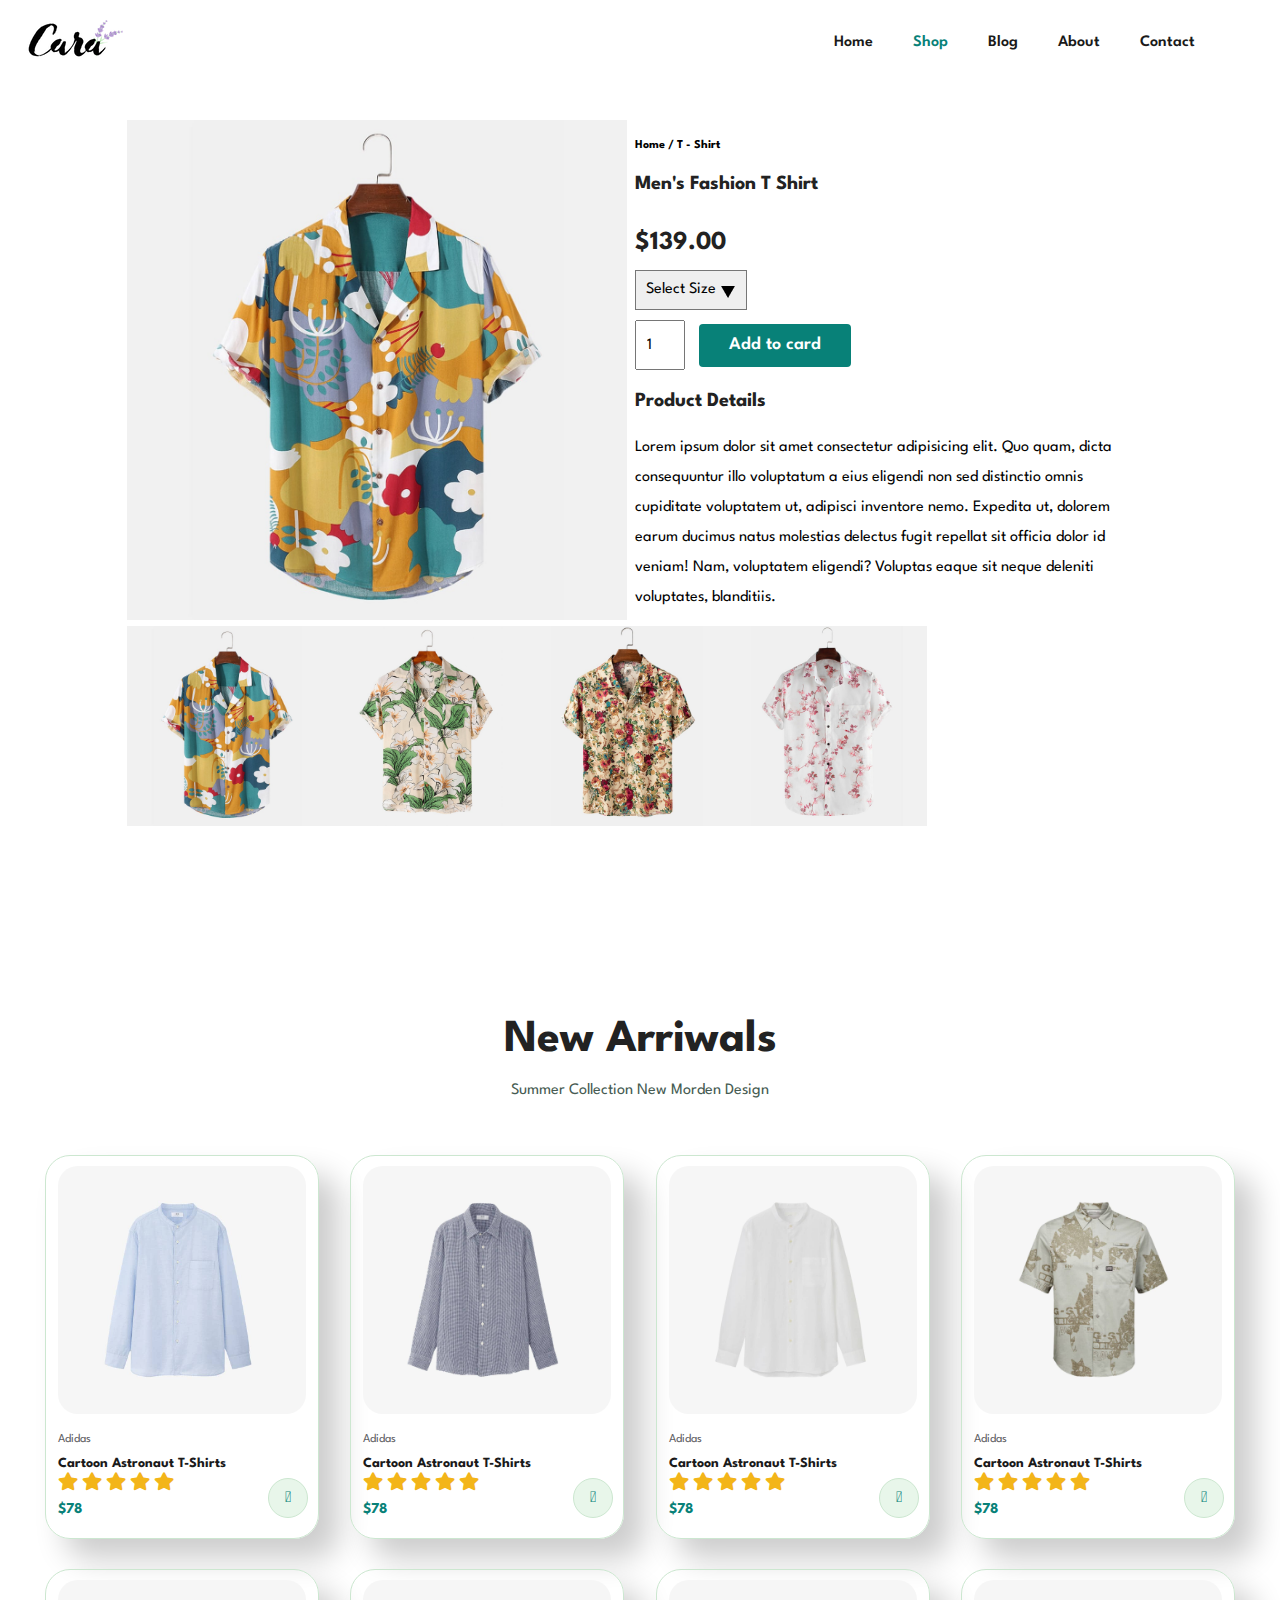
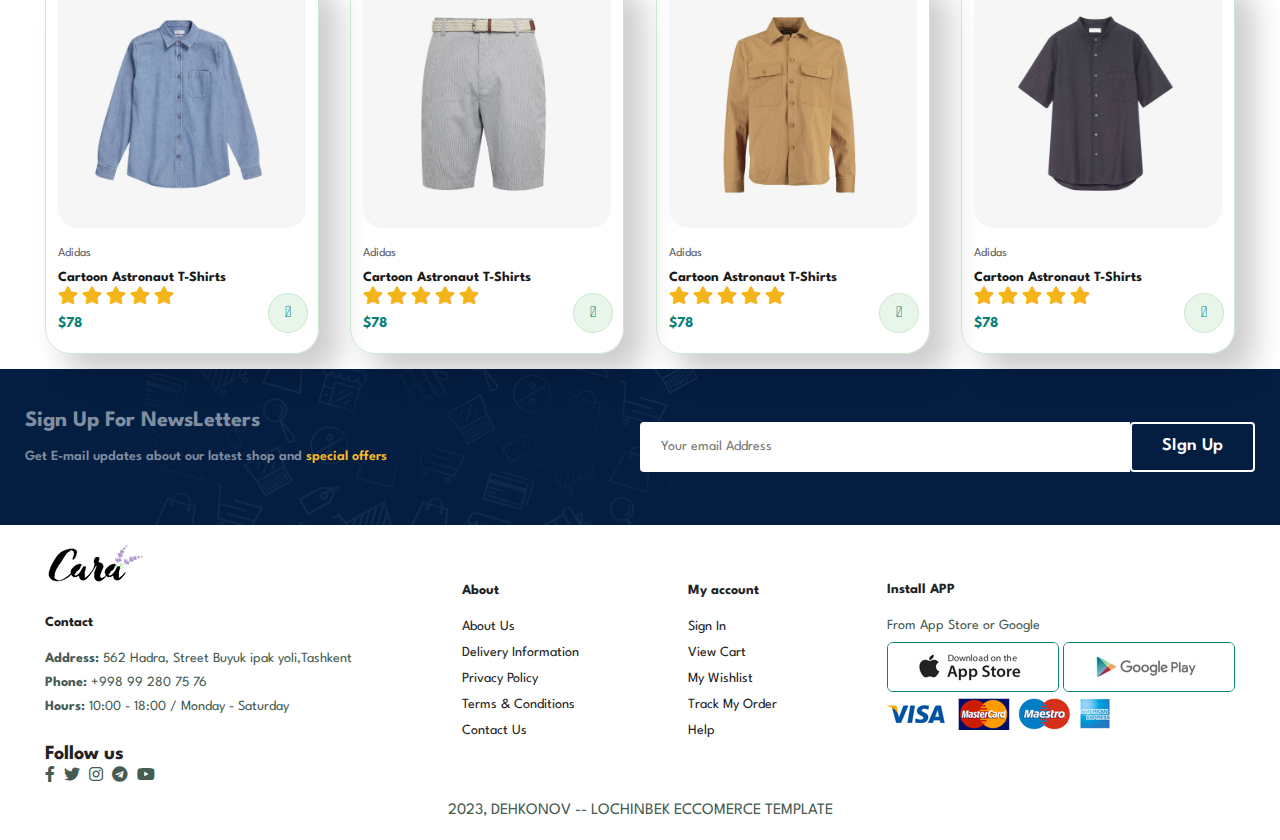
<file: sproduct.html>
<!DOCTYPE html>
<html lang="en">

<head>
    <meta charset="UTF-8">
    <meta http-equiv="X-UA-Compatible" content="IE=edge">
    <meta name="viewport" content="width=device-width, initial-scale=1.0">
    <title>Tech2etc Ecommerce Tutorial</title>
    <link rel="stylesheet" href="https://pro.fontawesome.com/releases/v5.10.0/css/all.css" />

    <link rel="stylesheet" href="./css/main.min.css">
</head>

<body>

    <header id="header" class="header">
        <div class="header__container container">
            <a href="#">
                <img src="./img/logo.png" alt="logo" class="logo">
            </a>
            <ul class="header__navbar">
                <li class="header__item">
                    <a href="./index.html" class="header__link ">Home</a>
                </li>
                <li class="header__item">
                    <a href="./shop.html" class="header__link active">Shop</a>
                </li>
                <li class="header__item">
                    <a href="./blog.html" class="header__link">Blog</a>
                </li>
                <li class="header__item">
                    <a href="./about.html" class="header__link">About</a>
                </li>
                <li class="header__item">
                    <a href="./contact.html" class="header__link">Contact</a>
                </li>
                <li class="header__item">
                    <a href="./cart.html" class="header__link">
                        <i class="fa-solid fa-cart-shopping"></i>
                    </a>
                </li>
            </ul>
        </div>
        </a>
    </header>

    <main>

        <section id="prodetails" class="prodetails section-p1">
            <div class="prodetails__container container">
                <div class="prodetails__single--pro__image">
                    <img src="./img/products/f1.jpg" width="500" alt="" id="MainImg">

                    <div class="prodetails__small--img__group">
                        <div class="prodetails__small--img__col">
                            <img src="./img/products/f1.jpg" width="200" alt="" class="prodetails__small--img">
                        </div>

                        <div class="prodetails__small--img__col">
                            <img src="./img/products/f2.jpg" width="200" alt="" class="prodetails__small--img">
                        </div>

                        <div class="prodetails__small--img__col">
                            <img src="./img/products/f3.jpg" width="200" alt="" class="prodetails__small--img">
                        </div>

                        <div class="prodetails__small--img__col">
                            <img src="./img/products/f4.jpg" width="200" alt="" class="prodetails__small--img">
                        </div>

                    </div>
                </div>

                <div class="prodetails__pro--details">
                    <h6>Home / T - Shirt</h6>
                    <h4 class="prodetails__pro--details__desc">Men's Fashion T Shirt</h4>
                    <h2 class="prodetails__pro--details__pricing">$139.00</h2>
                    <form action="#" class="prodetails__pro--details__form">
                        <select name="" id="" class="prodetails__pro--details__select">
                            <option value="">Select Size</option>
                            <option value="">XL</option>
                            <option value="">XXL</option>
                            <option value="">Small</option>
                            <option value="">Large</option>
                        </select>
                        <input type="number" value="1" class="prodetails__pro--details__input">
                        <button class="site-btn">Add to card</button>

                    </form>
                    <h4 class="prodetails__title">Product Details</h4>
                    <span class="prodetails__text">Lorem ipsum dolor sit amet consectetur adipisicing elit. Quo quam,
                        dicta consequuntur illo
                        voluptatum a eius eligendi non sed distinctio omnis cupiditate voluptatem ut, adipisci
                        inventore nemo. Expedita ut, dolorem earum ducimus natus molestias delectus fugit repellat
                        sit officia dolor id veniam! Nam, voluptatem eligendi? Voluptas eaque sit neque deleniti
                        voluptates,
                        blanditiis. </span>
                </div>
            </div>
        </section>

        <section id="product1" class="product-1">
            <div class="product-1__container container">
                <h2 class="product-1__title">New Arriwals</h2>
                <p class="product-1__text">
                    Summer Collection New Morden Design
                </p>
                <div class="product-1__pro--container">
                    <div class="product-1__pro">
                        <img src="./img/products/n1.jpg" alt="" class="product-1__img">
                        <div class="product-1__des">
                            <span>Adidas</span>
                            <h5>Cartoon Astronaut T-Shirts</h5>
                            <div class="star">
                                <i class="fas fa-star"></i>
                                <i class="fas fa-star"></i>
                                <i class="fas fa-star"></i>
                                <i class="fas fa-star"></i>
                                <i class="fas fa-star"></i>
                            </div>
                            <h4>$78</h4>
                        </div>
                        <a href="#">
                            <i class="fal fa-shopping-cart cart"></i>
                        </a>
                    </div>

                    <div class="product-1__pro">
                        <img src="./img/products/n2.jpg" alt="" class="product-1__img">
                        <div class="product-1__des">
                            <span>Adidas</span>
                            <h5>Cartoon Astronaut T-Shirts</h5>
                            <div class="star">
                                <i class="fas fa-star"></i>
                                <i class="fas fa-star"></i>
                                <i class="fas fa-star"></i>
                                <i class="fas fa-star"></i>
                                <i class="fas fa-star"></i>
                            </div>
                            <h4>$78</h4>

                        </div>
                        <a href="#">
                            <i class="fal fa-shopping-cart cart"></i>
                        </a>
                    </div>

                    <div class="product-1__pro">
                        <img src="./img/products/n3.jpg" alt="" class="product-1__img">
                        <div class="product-1__des">
                            <span>Adidas</span>
                            <h5>Cartoon Astronaut T-Shirts</h5>
                            <div class="star">
                                <i class="fas fa-star"></i>
                                <i class="fas fa-star"></i>
                                <i class="fas fa-star"></i>
                                <i class="fas fa-star"></i>
                                <i class="fas fa-star"></i>
                            </div>
                            <h4>$78</h4>
                        </div>
                        <a href="#">
                            <i class="fal fa-shopping-cart cart"></i>
                        </a>
                    </div>


                    <div class="product-1__pro">
                        <img src="./img/products/n4.jpg" alt="" class="product-1__img">
                        <div class="product-1__des">
                            <span>Adidas</span>
                            <h5>Cartoon Astronaut T-Shirts</h5>
                            <div class="star">
                                <i class="fas fa-star"></i>
                                <i class="fas fa-star"></i>
                                <i class="fas fa-star"></i>
                                <i class="fas fa-star"></i>
                                <i class="fas fa-star"></i>
                            </div>
                            <h4>$78</h4>
                        </div>
                        <a href="#">
                            <i class="fal fa-shopping-cart cart"></i>
                        </a>
                    </div>

                    <div class="product-1__pro">
                        <img src="./img/products/n5.jpg" alt="" class="product-1__img">
                        <div class="product-1__des">
                            <span>Adidas</span>
                            <h5>Cartoon Astronaut T-Shirts</h5>
                            <div class="star">
                                <i class="fas fa-star"></i>
                                <i class="fas fa-star"></i>
                                <i class="fas fa-star"></i>
                                <i class="fas fa-star"></i>
                                <i class="fas fa-star"></i>
                            </div>
                            <h4>$78</h4>
                        </div>
                        <a href="#">
                            <i class="fal fa-shopping-cart cart"></i>
                        </a>
                    </div>

                    <div class="product-1__pro">
                        <img src="./img/products/n6.jpg" alt="" class="product-1__img">
                        <div class="product-1__des">
                            <span>Adidas</span>
                            <h5>Cartoon Astronaut T-Shirts</h5>
                            <div class="star">
                                <i class="fas fa-star"></i>
                                <i class="fas fa-star"></i>
                                <i class="fas fa-star"></i>
                                <i class="fas fa-star"></i>
                                <i class="fas fa-star"></i>
                            </div>
                            <h4>$78</h4>
                        </div>
                        <a href="#">
                            <i class="fal fa-shopping-cart cart"></i>
                        </a>
                    </div>

                    <div class="product-1__pro">
                        <img src="./img/products/n7.jpg" alt="" class="product-1__img">
                        <div class="product-1__des">
                            <span>Adidas</span>
                            <h5>Cartoon Astronaut T-Shirts</h5>
                            <div class="star">
                                <i class="fas fa-star"></i>
                                <i class="fas fa-star"></i>
                                <i class="fas fa-star"></i>
                                <i class="fas fa-star"></i>
                                <i class="fas fa-star"></i>
                            </div>
                            <h4>$78</h4>
                        </div>
                        <a href="#">
                            <i class="fal fa-shopping-cart cart"></i>
                        </a>
                    </div>

                    <div class="product-1__pro">
                        <img src="./img/products/n8.jpg" alt="" class="product-1__img">
                        <div class="product-1__des">
                            <span>Adidas</span>
                            <h5>Cartoon Astronaut T-Shirts</h5>
                            <div class="star">
                                <i class="fas fa-star"></i>
                                <i class="fas fa-star"></i>
                                <i class="fas fa-star"></i>
                                <i class="fas fa-star"></i>
                                <i class="fas fa-star"></i>
                            </div>
                            <h4>$78</h4>
                        </div>
                        <a href="#">
                            <i class="fal fa-shopping-cart cart"></i>
                        </a>
                    </div>
                </div>
            </div>
        </section>

        <section id="news" class="news">
            <div class="container news__container">
                <div class="news__text--box">
                    <h4 class="news__title">Sign Up For NewsLetters</h4>
                    <p class="news__text">
                        Get E-mail updates about our latest shop and
                        <span>special offers</span>
                    </p>

                </div>

                <form action="#" class="news__form">
                    <input type="text" placeholder="Your email Address" class="news__input">
                    <button class="news__btn white">SIgn Up</button>
                </form>
            </div>
        </section>
    </main>

    <footer id="footer" class="footer">
        <div class="container footer__container">
            <div class="footer__col">
                <img src="./img/logo.png" alt="" class="footer__logo">
                <h4 class="footer__title">Contact</h4>

                <p class="footer__text">
                    <strong>Address:</strong>
                    562 Hadra, Street Buyuk ipak yoli,Tashkent
                </p>

                <p class="footer__text">
                    <strong>Phone:</strong>
                    +998 99 280 75 76
                </p>

                <p class="footer__text">
                    <strong>Hours:</strong>
                    10:00 - 18:00 / Monday - Saturday
                </p>

                <div class="footer__follow">
                    <h4>Follow us </h4>
                    <div class="footer__icon">
                        <i class="fab fa-facebook-f"></i>
                        <i class="fab fab fa-twitter"></i>
                        <i class="fab fab fa-instagram"></i>
                        <i class="fab fab fa-telegram"></i>
                        <i class="fab fab fa-youtube"></i>
                    </div>
                </div>
            </div>

            <div class="footer__col">
                <h4 class="footer__title">About</h4>
                <a href="#" class="footer__link">About Us</a>
                <a href="#" class="footer__link">Delivery Information</a>
                <a href="#" class="footer__link">Privacy Policy</a>
                <a href="#" class="footer__link">Terms & Conditions</a>
                <a href="#" class="footer__link">Contact Us</a>
            </div>

            <div class="footer__col">
                <h4 class="footer__title">My account</h4>
                <a href="#" class="footer__link">Sign In</a>
                <a href="#" class="footer__link">View Cart</a>
                <a href="#" class="footer__link">My Wishlist</a>
                <a href="#" class="footer__link">Track My Order</a>
                <a href="#" class="footer__link">Help</a>
            </div>

            <div class="footer__col footer__install">
                <h4 class="footer__title">Install APP</h4>
                <p class="footer__text">From App Store or Google</p>
                <div class="footer__row">
                    <a href="https://www.apple.com/app-store/">
                        <img src="./img/pay/app.jpg" alt="">
                    </a>
                    <a href="
                    https://play.google.com/store/apps?hl=ru&gl=US">
                        <img src="./img/pay/play.jpg" alt="">
                    </a>
                </div>
                <img src="./img/pay/pay.png" alt="">
            </div>
            <div class="footer__copyright">
                <p>2023, DEHKONOV -- LOCHINBEK ECCOMERCE TEMPLATE</p>
            </div>
        </div>
    </footer>

    <script src="./js/main.js"></script>
    <script src="./js/sproduct.js"></script>

</body>

</html>
</file>
<file: css/main.min.css>
/*! normalize.css v8.0.1 | MIT License | github.com/necolas/normalize.css */@import"https://fonts.googleapis.com/css2?family=Spartan:wght@100;200;300;400;500;600;700;800;900&display=swap";html{line-height:1.15;-webkit-text-size-adjust:100%}body{margin:0}main{display:block}h1{font-size:2em;margin:.67em 0}hr{box-sizing:content-box;height:0;overflow:visible}pre{font-family:monospace,monospace;font-size:1em}a{background-color:rgba(0,0,0,0)}abbr[title]{border-bottom:none;text-decoration:underline;-webkit-text-decoration:underline dotted;text-decoration:underline dotted}b,strong{font-weight:bolder}code,kbd,samp{font-family:monospace,monospace;font-size:1em}small{font-size:80%}sub,sup{font-size:75%;line-height:0;position:relative;vertical-align:baseline}sub{bottom:-0.25em}sup{top:-0.5em}img{border-style:none}button,input,optgroup,select,textarea{font-family:inherit;font-size:100%;line-height:1.15;margin:0}button,input{overflow:visible}button,select{text-transform:none}button,[type=button],[type=reset],[type=submit]{-webkit-appearance:button}button::-moz-focus-inner,[type=button]::-moz-focus-inner,[type=reset]::-moz-focus-inner,[type=submit]::-moz-focus-inner{border-style:none;padding:0}button:-moz-focusring,[type=button]:-moz-focusring,[type=reset]:-moz-focusring,[type=submit]:-moz-focusring{outline:1px dotted ButtonText}fieldset{padding:.35em .75em .625em}legend{box-sizing:border-box;color:inherit;display:table;max-width:100%;padding:0;white-space:normal}progress{vertical-align:baseline}textarea{overflow:auto}[type=checkbox],[type=radio]{box-sizing:border-box;padding:0}[type=number]::-webkit-inner-spin-button,[type=number]::-webkit-outer-spin-button{height:auto}[type=search]{-webkit-appearance:textfield;outline-offset:-2px}[type=search]::-webkit-search-decoration{-webkit-appearance:none}::-webkit-file-upload-button{-webkit-appearance:button;font:inherit}details{display:block}summary{display:list-item}template{display:none}[hidden]{display:none}button.normal{padding:15px 30px;font-size:18px;font-weight:600;color:#000;background-color:#fff;border-radius:4px;cursor:pointer;border:none;outline:none;transition:.2s}button.white{padding:11px 30px;font-size:18px;font-weight:600;color:#fff;background-color:rgba(0,0,0,0);border-radius:4px;cursor:pointer;border:2px solid #fff;outline:none;transition:.2s}button.normal:hover{color:#fff;background-color:#088178}.site-btn{color:#fff;background-color:#088178;padding:11px 30px;font-size:18px;font-weight:600;border-radius:4px;cursor:pointer;border:none;outline:none;transition:.2s}.site-btn:hover{color:#088178;background-color:#fff;border:#088178 solid 1px}*,::after,::before{margin:0;padding:0;box-sizing:border-box;text-decoration:none;list-style:none}html{scroll-behavior:smooth}body{font-size:16px;width:100%}.container{max-width:1230px;width:100%;margin:0 auto;padding:0 20px;font-family:"Spartan",sans-serif}.visually-hidden{position:absolute !important;clip:rect(1px 1px 1px 1px);clip:rect(1px, 1px, 1px, 1px);padding:0 !important;border:0 !important;height:1px !important;width:1px !important;overflow:hidden}h1{font-size:50px;line-height:64px;color:#222}h2{font-size:46px;line-height:54px;color:#222}h4{font-size:20px;color:#222}h6{font-weight:700;font-size:12px}p{font-size:16px;color:#465b52;margin:15px 0 20px 0}.section-p1{padding:40px 80px}.section-m1{margin:40px 0}.header{background-color:#fff;position:fixed;top:0px;left:0;right:0;z-index:999}.header__container{padding:20px 0px;display:flex;align-items:center;justify-content:space-between}.header__navbar{display:flex;align-items:center;justify-content:center;list-style:none}.header__item{padding:0 20px}.header__link{font-size:16px;font-weight:600;color:#1a1a1a;transition:.2s;text-decoration:none}.header__link:hover,.header__link.active{color:#088178}.header__link.active:hover,.header__link:hover{border-bottom:2px solid #088178}.hero{background-size:cover;background-repeat:no-repeat;background-image:url("../../img/herobg.jpeg")}.hero__container{padding-top:140px;display:flex;align-items:flex-start;justify-content:center;flex-direction:column}.hero__desc{padding-bottom:15px}.hero__title{color:#088178}.hero__btn{background-image:url("../../img/button.png");background-color:rgba(0,0,0,0);color:#088178;border:0;padding:14px 80px 14px 65px;background-repeat:no-repeat;cursor:pointer;font-weight:700;font-size:16px}.about{padding:150px 150px 0 150px}.about__hero{background-image:url(../../img/about/banner.png);background-size:cover;background-repeat:no-repeat}.about__container{padding:40px 0;display:flex;align-items:center}.about__hero--container{padding:120px 0;display:flex;justify-content:center;text-align:center;flex-direction:column}.about__hero--title{color:#fff}.about__hero--text{color:#fff}.about__head--img{width:50%;height:auto}.about__head--box{padding-left:50px}.about-app{text-align:center}.about-app__video--box{margin-top:50px;width:70%;height:100%}.about-app__video{width:100%;height:100%;border-radius:20px}.feature__container{padding-top:100px}.feature__list{display:flex;align-items:center;justify-content:space-between;flex-wrap:wrap}.feature__item{padding:25px 15px;width:180px;text-align:center;box-shadow:20px 20px 34px rgba(0,0,0,.03);border:1px solid #cce7d0}.feature__item:hover{box-shadow:10px 10px 54px rgba(70,62,221,.1)}.feature__item img{width:100%;padding-bottom:10px}.feature__title{padding:9px 8px 6px 8px;display:inline-block;line-height:1;border-radius:4px;color:#088178;background-color:#fddde4}.product-1{padding-top:40px;text-align:center}.product-1__pro--container{padding-top:20px;display:flex;justify-content:space-between;flex-wrap:wrap}.product-1__pro{margin:15px 0;width:23%;min-width:250px;padding:10px 12px;border:1px solid #cce7d0;border-radius:25px;cursor:pointer;box-shadow:20px 20px 30px rgba(0,0,0,.2);margin:15px 0;transition:.2s ease;position:relative}.product-1__pro:hover{box-shadow:20px 20px 30px rgba(0,0,0,.06)}.product-1__img{width:100%;border-radius:20px}.product-1__des{text-align:start;padding:10px 0}.product-1__des span{color:#606063;font-size:12px}.product-1__des h5{padding-top:7px;color:#1a1a1a;font-size:14px}.product-1__des i{font-size:18px;color:#f3b519}.product-1__des h4{padding-top:7px;font-size:15px;font-weight:700;color:#088178}.product-1__pro .cart{position:absolute;bottom:20px;right:10px;width:40px;height:40px;line-height:40px;border-radius:50px;background-color:#e8f6ea;font-weight:500;color:#088178;border:1px solid #cce7d0}.banner__box{display:flex;flex-direction:column;justify-content:center;align-items:center;text-align:center;background-image:url(../../img/banner/b2.jpg);background-position:center;background-size:cover;width:100%;height:40vh}.banner__text{color:#fff;font-size:16px}.banner__title{padding:10px 0;color:#fff;font-size:20px}.banner__title span{color:red}.sm-banner__container{display:flex;justify-content:space-between;flex-wrap:wrap}.sm-banner__box{padding:30px;display:flex;flex-direction:column;justify-content:center;align-items:center;text-align:center;background-image:url(../../img/banner/b17.jpg);background-position:center;background-size:cover;height:50vh}.sm-banner__box:hover .sm-banner__btn{color:#fff;background-color:#088178}.sm-banner__box:nth-child(2){padding:30px;display:flex;flex-direction:column;justify-content:center;align-items:center;text-align:center;background-image:url(../../img/banner/b10.jpg);background-position:center;background-size:cover;height:50vh}.sm-banner__text{color:#fff;font-size:28px;font-weight:300}.sm-banner__title{padding:20px 20px;color:#fff}.sm-banner__desc{padding-bottom:20px;font-weight:600;color:#fff}.banner--section__container{padding-top:40px;display:flex;justify-content:space-between;flex-wrap:wrap}.banner--section__box{margin-bottom:20px;padding:30px;background-image:url(../../img/banner/b7.jpg);background-position:center;background-size:cover;min-width:30%;height:30vh}.banner--section__box:nth-child(2){background-image:url(../../img/banner/b4.jpg)}.banner--section__box:nth-child(3){background-image:url(../../img/banner/b18.jpg)}.banner--section__title{color:#fff;font-weight:900;font-size:22px}.banner--section__text{color:#ec544e;font-weight:900;font-size:15px}.news{background-image:url(../../img/banner/b14.png);background-repeat:no-repeat;background-position:20% 30%;background-color:#041e42}.news__container{padding:40px 0;display:flex;justify-content:space-between;align-items:center;flex-wrap:wrap}.news__title{font-size:22px;font-weight:700;color:#818ea0}.news__text{font-size:14px;font-weight:600;color:#818ea0}.news__text span{color:#ffbd27}.news__form{display:flex;align-items:center;width:50%}.news__input{padding:0 1.25rem;width:100%;height:3.125rem;font-size:14px;border:1px solid rgba(0,0,0,0);border-radius:4px;outline:none;border-top-right-radius:0;border-bottom-right-radius:0}.news__btn{background-color:#088178;height:3.125rem;white-space:nowrap;border-top-left-radius:0;border-bottom-left-radius:0}.shop__hero{background-image:url(../../img/banner/b1.jpg);background-size:cover;background-repeat:no-repeat}.shop__hero--container{padding:120px 0;display:flex;justify-content:center;text-align:center;flex-direction:column}.shop__hero--title{color:#fff}.shop__hero--text{color:#fff}.pagination__container{padding:20px 0}.pagination__list{display:flex;align-items:center;justify-content:center}.pagination__link{margin:0 10px;padding:15px 20px;background-color:#088178;color:#fff;border-radius:5px;font-weight:600}.pagination__link i{font-size:16px;cursor:pointer}.prodetails__container{padding-top:80px;display:flex;align-items:center;justify-content:space-around}.prodetails__single--pro__image{width:40%}.prodetails__small--img__group{padding-bottom:100px;display:flex;justify-content:space-between;align-items:center}.prodetails__small--img__col{cursor:pointer}.prodetails__pro--details{width:50%;padding-left:2%;padding-bottom:300px}.prodetails__pro--details__desc{padding:20px 0}.prodetails__pro--details__pricing{font-size:26px}.prodetails__pro--details__select{-webkit-appearance:none;-moz-appearance:none;appearance:none;display:block;padding:10px;padding-right:30px;margin-bottom:10px;background-image:url(../../img/bottom--select.png);background-repeat:no-repeat;background-position:center right 10px}.prodetails__pro--details__input{padding-left:10px;width:50px;height:50px;font-size:16px;margin-right:10px}.prodetails__pro--details__input:focus{outline:none}.prodetails__text{line-height:30px}.prodetails__title{padding:20px 0}.blog__hero{background-image:url(../../img/banner/b19.jpg);background-size:cover;background-repeat:no-repeat}.blog{padding:150px 150px 0 150px}.blog__box{padding-bottom:90px;position:relative;display:flex;align-items:center;width:100%}.blog__img{margin-right:40px;width:50%}.blog img{width:100%;height:300px;-o-object-fit:cover;object-fit:cover;border:#088178 solid 2px}.blog__details{width:50%}.blog__link{position:relative;font-size:12px;color:#000;font-weight:700;transition:.3s}.blog__link:hover{color:#088178}.blog__link::after{content:"";background-color:#000;width:80px;height:1px;position:absolute;top:6px;left:115%}.blog__link:hover::after{background-color:#088178}.blog__desc{position:absolute;top:-38px;left:0;font-size:70px;font-weight:700;color:#c9cbce;z-index:-1}.blog__hero--container{padding:120px 0;display:flex;justify-content:center;text-align:center;flex-direction:column}.blog__hero--title{color:#fff}.blog__hero--text{color:#fff}.pagination__container{padding:20px 0}.pagination__list{display:flex;align-items:center;justify-content:center}.pagination__link{margin:0 10px;padding:15px 20px;background-color:#088178;color:#fff;border-radius:5px;font-weight:600}.pagination__link i{font-size:16px;cursor:pointer}.footer__container{display:flex;align-items:center;justify-content:space-between;flex-wrap:wrap}.footer__logo{margin-bottom:30px}.footer__title{padding-bottom:20px;font-size:14px}.footer__text{margin:0 0 8px 0;font-size:14px}.footer__link{margin-bottom:10px;font-size:14px;color:#222}.footer__col{margin-top:20px;display:flex;flex-direction:column;align-items:flex-start}.footer__follow{margin-top:20px}.footer__follow i{padding-right:5px;color:#465b52;cursor:pointer}.footer__follow i:hover,.footer__link:hover{color:#088178}.footer__install{margin:15px 0}.footer__row img{border:1px solid #088178;border-radius:6px}.footer__copyright{width:100%;text-align:center}/*# sourceMappingURL=main.min.css.map */
</file>
